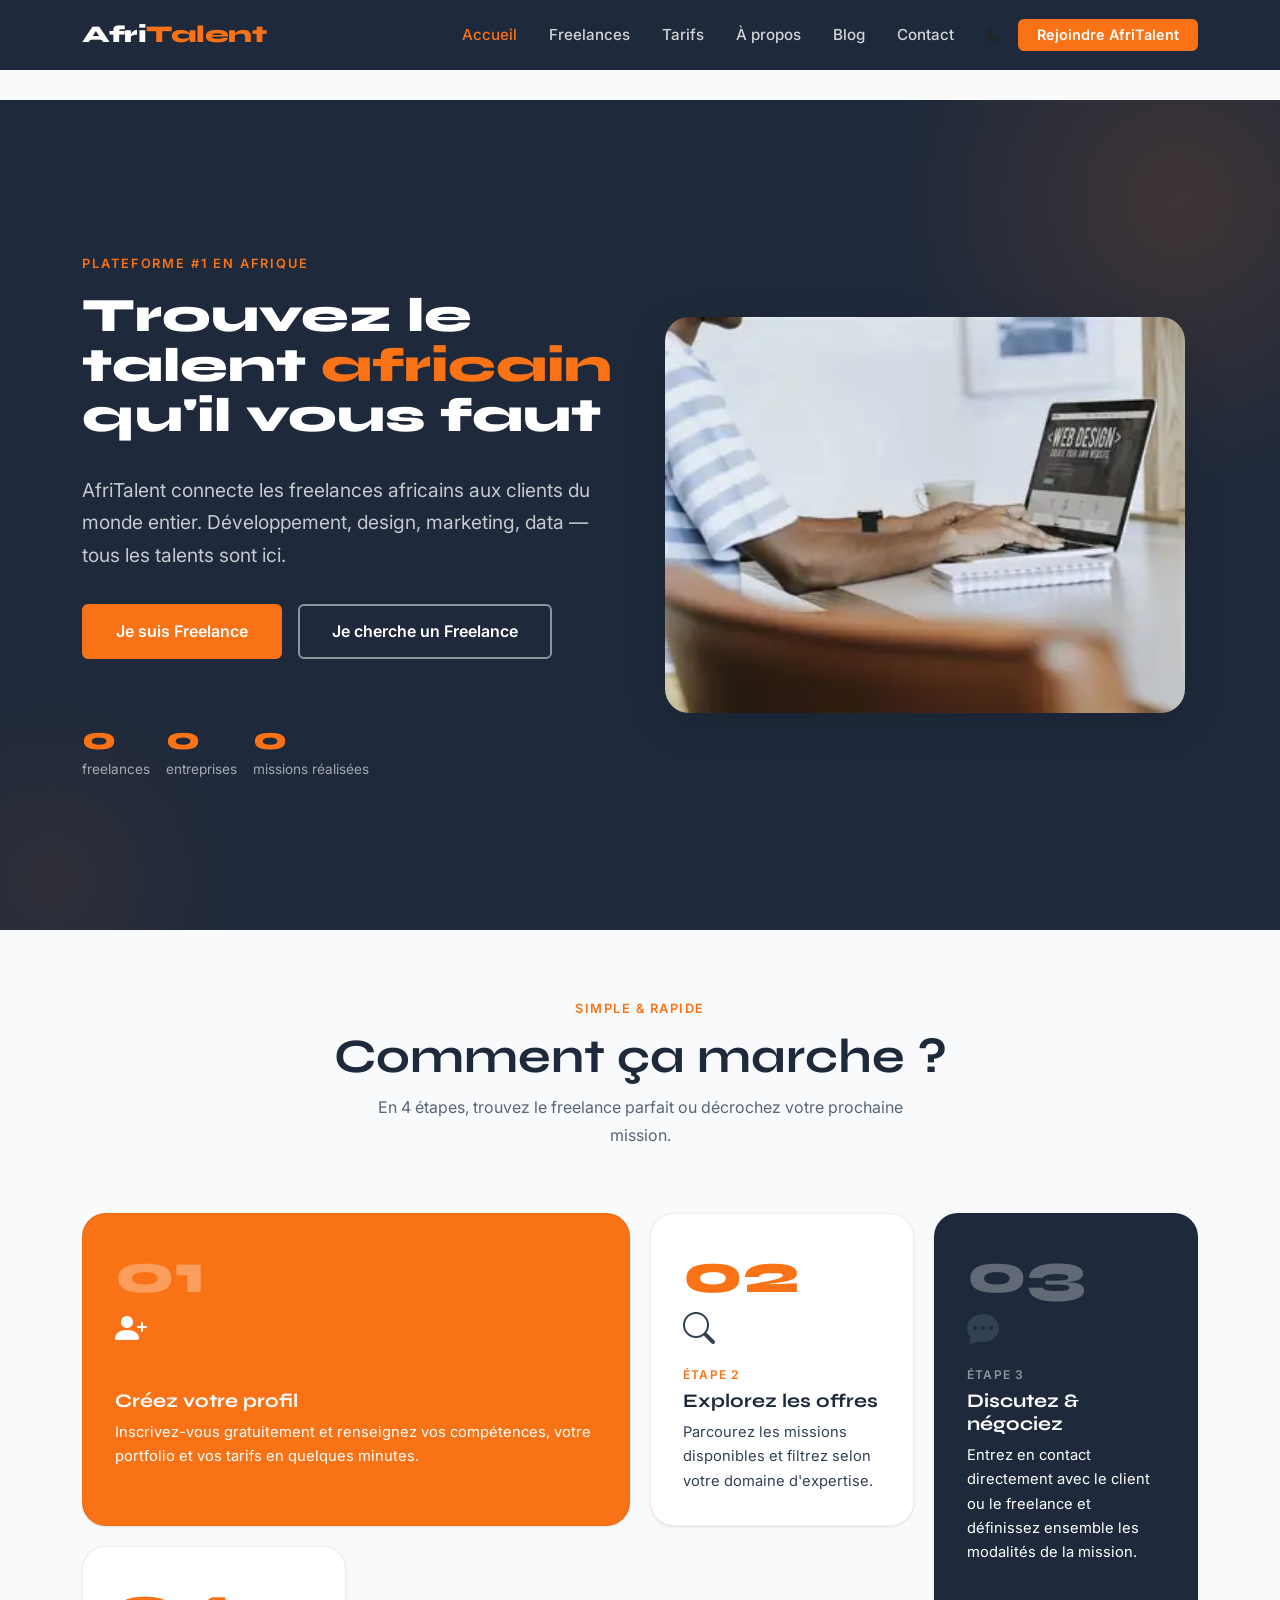
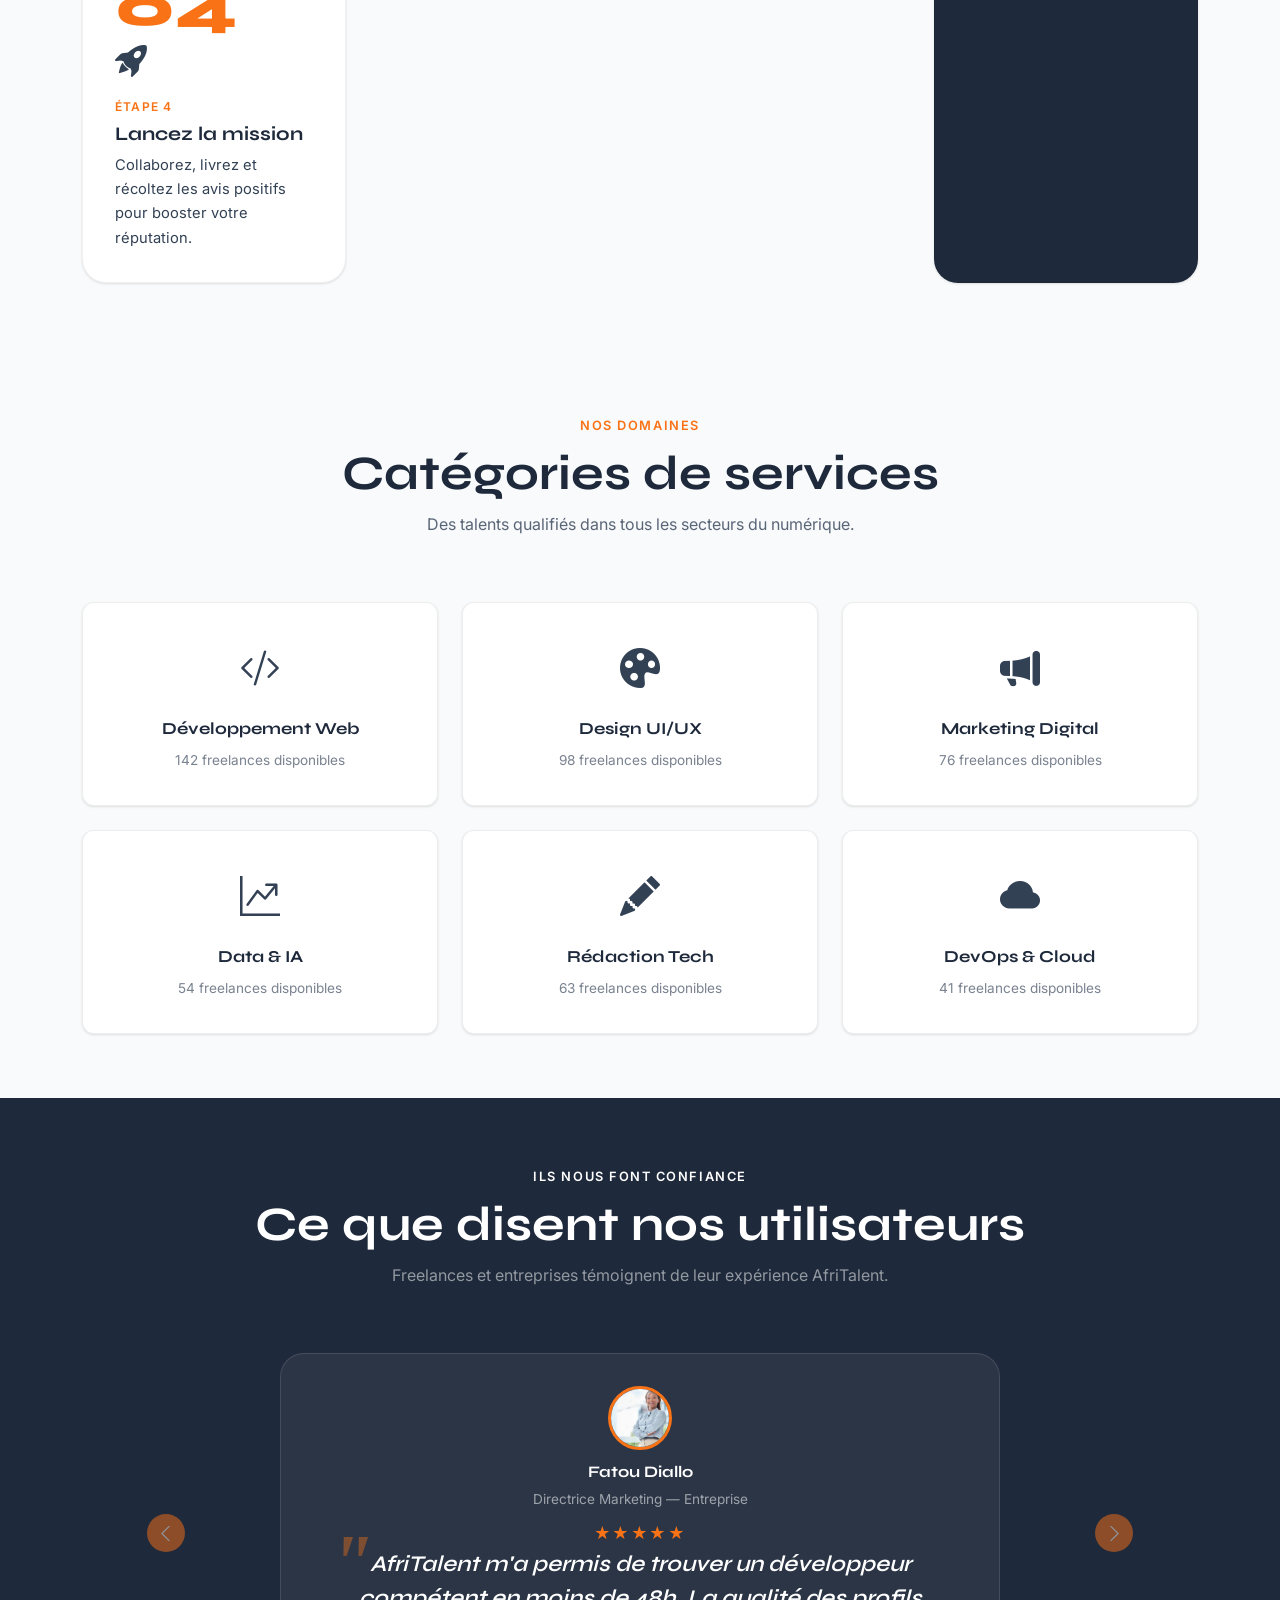
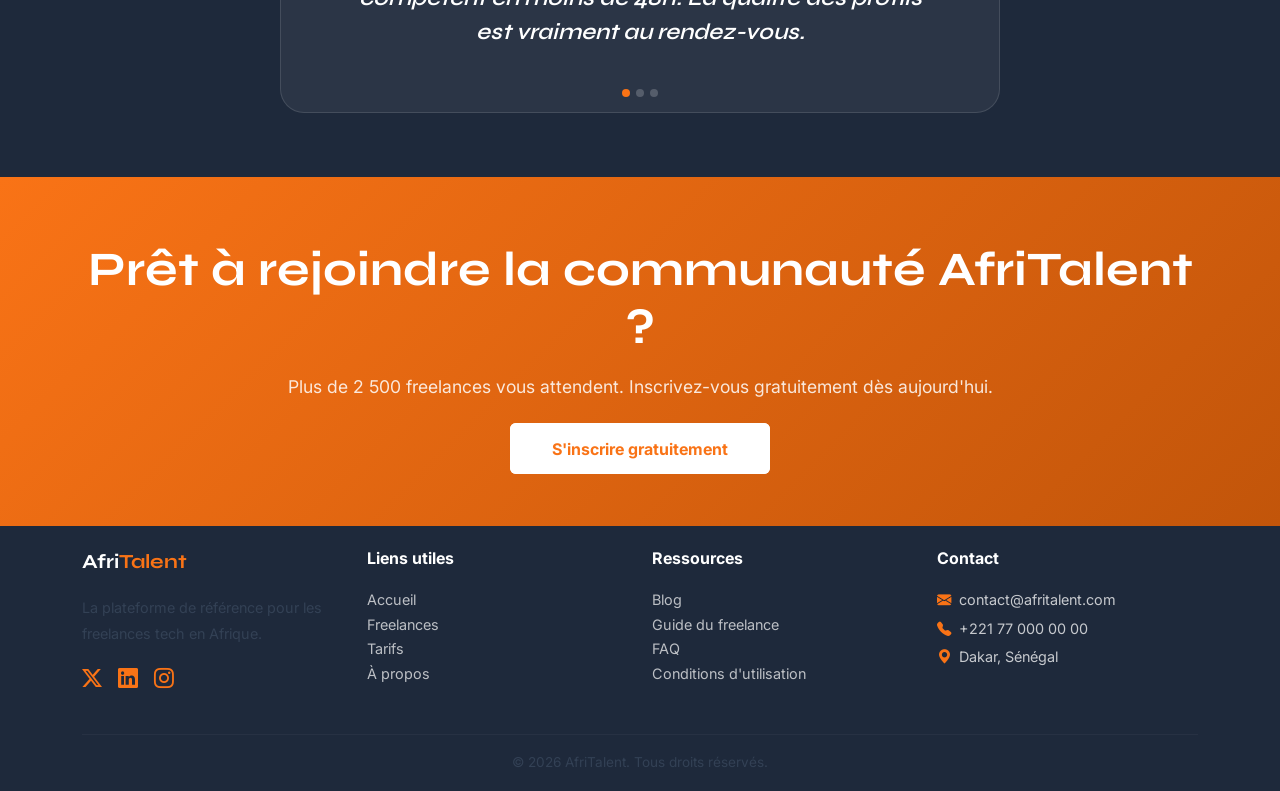
<file: index.html>
<!DOCTYPE html>
<html lang="fr">
<head>
  <meta charset="UTF-8">
  <meta name="viewport" content="width=device-width, initial-scale=1.0">
  <title>AfriTalent — Accueil</title>

  <!-- Bootstrap 5 via CDN : feuille de style -->
  <link href="https://cdn.jsdelivr.net/npm/bootstrap@5.3.0/dist/css/bootstrap.min.css" rel="stylesheet">
  <!-- Bootstrap Icons -->
  <link href="https://cdn.jsdelivr.net/npm/bootstrap-icons@1.11.0/font/bootstrap-icons.css" rel="stylesheet">
  <!-- Feuille de style personnelle -->
  <link rel="stylesheet" href="css/style.css">
</head>
<body>

<!-- ============================================================
     NAVBAR — commune à toutes les pages
     id="main-navbar" ciblé par le JS (scroll + dark mode)
     ============================================================ -->
<header>
  <nav id="main-navbar" class="navbar navbar-expand-lg fixed-top">
    <div class="container">

      <!-- Logo AfriTalent -->
      <a class="navbar-brand" href="index.html">
        Afri<span>Talent</span>
      </a>

      <!-- Bouton hamburger mobile -->
      <button class="navbar-toggler" type="button"
              data-bs-toggle="collapse"
              data-bs-target="#navMenu"
              aria-controls="navMenu"
              aria-expanded="false"
              aria-label="Ouvrir le menu de navigation">
        <span class="navbar-toggler-icon"></span>
      </button>

      <!-- Liens de navigation -->
      <div class="collapse navbar-collapse" id="navMenu">
        <ul class="navbar-nav ms-auto align-items-center">
          <li class="nav-item"><a class="nav-link active" href="index.html">Accueil</a></li>
          <li class="nav-item"><a class="nav-link" href="freelances.html">Freelances</a></li>
          <li class="nav-item"><a class="nav-link" href="tarifs.html">Tarifs</a></li>
          <li class="nav-item"><a class="nav-link" href="about.html">À propos</a></li>
          <li class="nav-item"><a class="nav-link" href="blog.html">Blog</a></li>
          <li class="nav-item"><a class="nav-link" href="contact.html">Contact</a></li>

          <!-- Bouton Dark Mode -->
          <li class="nav-item"> 
            <button id="theme-toggle" class="btn btn-sm ms-2"
                    aria-label="Passer en mode sombre">
              <i class="bi bi-moon-fill" aria-hidden="true"></i>
            </button>
          </li>

          <!-- Bouton CTA -->
          <li class="nav-item">
            <a href="contact.html" class="btn-navbar-cta ms-2">
              Rejoindre AfriTalent
            </a>
          </li>
        </ul>
      </div>

    </div>
  </nav>
</header>



<main>

  <!-- Section Hero -->
  <section id="hero" class="hero fade-in-section">
    <div class="container">
      <div class="row align-items-center">

        <!-- Colonne texte -->
        <div class="col-lg-6 hero-content">
          <span class="hero-label">Plateforme #1 en Afrique</span>
          <h1 class="hero-title">
            Trouvez le talent <span class="highlight">africain</span> qu'il vous faut
          </h1>
          <p class="hero-subtitle">
            AfriTalent connecte les freelances africains aux clients du monde entier.
            Développement, design, marketing, data — tous les talents sont ici.
          </p>
          <div class="hero-cta-group">
            <a href="freelances.html" class="btn-hero-primary">Je suis Freelance</a>
            <a href="freelances.html" class="btn-hero-secondary">Je cherche un Freelance</a>
          </div>

          <!-- Statistiques animées (data-targetpar le JS) -->
          <div class="hero-stats">
            <div class="hero-stat-item">
              <span class="stat-number" data-target="2500">0</span>
              <span class="stat-label">freelances</span>
            </div>
            <div class="hero-stat-item">
              <span class="stat-number" data-target="800">0</span>
              <span class="stat-label">entreprises</span>
            </div>
            <div class="hero-stat-item">
              <span class="stat-number" data-target="12000">0</span>
              <span class="stat-label">missions réalisées</span>
            </div>
          </div>
        </div>

        <!-- Colonne image -->
        <div class="col-lg-6 hero-visual mt-5 mt-lg-0">
          <img src="images/Ordinateur.webp"
               class="hero-image"
               width="520" height="420"
               alt="Freelance travaillant sur ordinateur">
        </div>

      </div>
    </div>
  </section>

  <!-- Section Comment ça marche — Bento Grid -->
  <section id="comment-ca-marche" class="section fade-in-section">
    <div class="container">
      <div class="section-header">
        <span class="section-label">Simple &amp; Rapide</span>
        <h2>Comment ça marche ?</h2>
        <p>En 4 étapes, trouvez le freelance parfait ou décrochez votre prochaine mission.</p>
      </div>

      <div class="bento-grid">

        <!-- Carte large -->
        <div class="bento-card bento-card--wide bento-card--accent">
          <span class="step-number">01</span>
          <span class="step-icon"><i class="bi bi-person-plus-fill" aria-hidden="true"></i></span>
          <span class="step-label">Étape 1</span>
          <h3>Créez votre profil</h3>
          <p>Inscrivez-vous gratuitement et renseignez vos compétences, votre portfolio et vos tarifs en quelques minutes.</p>
        </div>

        <!-- Carte normale -->
        <div class="bento-card">
          <span class="step-number">02</span>
          <span class="step-icon"><i class="bi bi-search" aria-hidden="true"></i></span>
          <span class="step-label">Étape 2</span>
          <h3>Explorez les offres</h3>
          <p>Parcourez les missions disponibles et filtrez selon votre domaine d'expertise.</p>
        </div>

        <!-- Carte haute -->
        <div class="bento-card bento-card--tall bento-card--dark">
          <span class="step-number">03</span>
          <span class="step-icon"><i class="bi bi-chat-dots-fill" aria-hidden="true"></i></span>
          <span class="step-label">Étape 3</span>
          <h3>Discutez &amp; négociez</h3>
          <p>Entrez en contact directement avec le client ou le freelance et définissez ensemble les modalités de la mission.</p>
        </div>

        <!-- Carte normale -->
        <div class="bento-card">
          <span class="step-number">04</span>
          <span class="step-icon"><i class="bi bi-rocket-takeoff-fill" aria-hidden="true"></i></span>
          <span class="step-label">Étape 4</span>
          <h3>Lancez la mission</h3>
          <p>Collaborez, livrez et récoltez les avis positifs pour booster votre réputation.</p>
        </div>

      </div>
    </div>
  </section>

  <!-- Section Catégories de services -->
  <section id="categories" class="section fade-in-section" style="background-color: var(--color-bg);">
    <div class="container">
      <div class="section-header">
        <span class="section-label">Nos domaines</span>
        <h2>Catégories de services</h2>
        <p>Des talents qualifiés dans tous les secteurs du numérique.</p>
      </div>

      <div class="categories-grid">
        <div class="category-card">
          <span class="category-icon"><i class="bi bi-code-slash" aria-hidden="true"></i></span>
          <h3>Développement Web</h3>
          <span class="category-count">142 freelances disponibles</span>
        </div>
        <div class="category-card">
          <span class="category-icon"><i class="bi bi-palette-fill" aria-hidden="true"></i></span>
          <h3>Design UI/UX</h3>
          <span class="category-count">98 freelances disponibles</span>
        </div>
        <div class="category-card">
          <span class="category-icon"><i class="bi bi-megaphone-fill" aria-hidden="true"></i></span>
          <h3>Marketing Digital</h3>
          <span class="category-count">76 freelances disponibles</span>
        </div>
        <div class="category-card">
          <span class="category-icon"><i class="bi bi-graph-up-arrow" aria-hidden="true"></i></span>
          <h3>Data &amp; IA</h3>
          <span class="category-count">54 freelances disponibles</span>
        </div>
        <div class="category-card">
          <span class="category-icon"><i class="bi bi-pencil-fill" aria-hidden="true"></i></span>
          <h3>Rédaction Tech</h3>
          <span class="category-count">63 freelances disponibles</span>
        </div>
        <div class="category-card">
          <span class="category-icon"><i class="bi bi-cloud-fill" aria-hidden="true"></i></span>
          <h3>DevOps &amp; Cloud</h3>
          <span class="category-count">41 freelances disponibles</span>
        </div>
      </div>
    </div>
  </section>

  <!-- Section Témoignages — Carousel Bootstrap -->
  <section id="temoignages" class="testimonials-section fade-in-section">
    <div class="container">
      <div class="section-header">
        <span class="section-label">Ils nous font confiance</span>
        <h2>Ce que disent nos utilisateurs</h2>
        <p>Freelances et entreprises témoignent de leur expérience AfriTalent.</p>
      </div>

      <div id="testimonialCarousel" class="carousel slide testimonials-carousel" data-bs-ride="carousel">

        <div class="carousel-inner">

          <!-- Témoignage 1 -->
          <div class="carousel-item active">
            <div class="testimonial-card">
              <img src="images/Fatou.webp"
                   class="testimonial-avatar"
                   width="64" height="64"
                   alt="Photo de Fatou Diallo">
              <p class="testimonial-name">Fatou Diallo</p>
              <p class="testimonial-role">Directrice Marketing — Entreprise</p>
              <div class="testimonial-stars" aria-label="Note 5 sur 5">★★★★★</div>
              <p class="testimonial-quote">
                AfriTalent m'a permis de trouver un développeur compétent en moins de 48h.
                La qualité des profils est vraiment au rendez-vous.
              </p>
            </div>
          </div>

          <!-- Témoignage 2 -->
          <div class="carousel-item">
            <div class="testimonial-card">
              <img src="images/Moussa.webp"
                   class="testimonial-avatar"
                   width="64" height="64"
                   alt="Photo de Moussa Diop">
              <p class="testimonial-name">Moussa Diop</p>
              <p class="testimonial-role">Développeur Full-Stack — Freelance</p>
              <div class="testimonial-stars" aria-label="Note 5 sur 5">★★★★★</div>
              <p class="testimonial-quote">
                Grâce à AfriTalent, j'ai décroché 3 missions en un mois.
                La plateforme est intuitive et les clients sont sérieux.
              </p>
            </div>
          </div>

          <!-- Témoignage 3 -->
          <div class="carousel-item">
            <div class="testimonial-card">
              <img src="images/sophie freelance.jpg"
                   class="testimonial-avatar"
                   width="64" height="64"
                   alt="Photo de Sophie">
              <p class="testimonial-name">Sophie</p>
              <p class="testimonial-role">Designer UI/UX — Freelance</p>
              <div class="testimonial-stars" aria-label="Note 4 sur 5">★★★★☆</div>
              <p class="testimonial-quote">
                La meilleure plateforme pour les créatifs africains.
                J'ai pu construire mon portfolio et attirer des clients internationaux.
              </p>
            </div>
          </div>

        </div><!-- /.carousel-inner -->

        <!-- Contrôles prev/next -->
        <button class="carousel-control-prev" type="button" data-bs-target="#testimonialCarousel" data-bs-slide="prev">
          <span class="carousel-control-prev-icon" aria-hidden="true"></span>
          <span class="visually-hidden">Précédent</span>
        </button>
        <button class="carousel-control-next" type="button" data-bs-target="#testimonialCarousel" data-bs-slide="next">
          <span class="carousel-control-next-icon" aria-hidden="true"></span>
          <span class="visually-hidden">Suivant</span>
        </button>

        <!-- Indicateurs -->
        <div class="carousel-indicators">
          <button type="button" data-bs-target="#testimonialCarousel" data-bs-slide-to="0" class="active" aria-current="true" aria-label="Témoignage 1"></button>
          <button type="button" data-bs-target="#testimonialCarousel" data-bs-slide-to="1" aria-label="Témoignage 2"></button>
          <button type="button" data-bs-target="#testimonialCarousel" data-bs-slide-to="2" aria-label="Témoignage 3"></button>
        </div>

      </div><!-- /#testimonialCarousel -->
    </div>
  </section>

  <!-- Section CTA -->
  <section id="cta" class="cta-section fade-in-section">
    <div class="container">
      <h2>Prêt à rejoindre la communauté AfriTalent ?</h2>
      <p>Plus de 2 500 freelances vous attendent. Inscrivez-vous gratuitement dès aujourd'hui.</p>
      <a href="contact.html" class="btn-cta-white">S'inscrire gratuitement</a>
    </div>
  </section>

</main>

<!-- ============================================================
     FOOTER
     ============================================================ -->
<footer class="pt-5 pb-3" style="background-color: var(--color-secondary); color: rgba(255,255,255,0.75);">
  <div class="container">
    <div class="row gy-4">

      <!-- Colonne 1 : AfriTalent -->
      <div class="col-lg-3 col-md-6">
        <p class="fw-bold fs-5" style="font-family: var(--font-heading); color: #fff;">
          Afri<span style="color: var(--color-primary);">Talent</span>
        </p>
        <p style="font-size: 0.9rem;">
          La plateforme de référence pour les freelances tech en Afrique.
        </p>
        <div class="d-flex gap-3 mt-2">
          <a href="#" aria-label="Twitter"><i class="bi bi-twitter-x fs-5" style="color: var(--color-primary);"></i></a>
          <a href="#" aria-label="LinkedIn"><i class="bi bi-linkedin fs-5" style="color: var(--color-primary);"></i></a>
          <a href="#" aria-label="Instagram"><i class="bi bi-instagram fs-5" style="color: var(--color-primary);"></i></a>
        </div>
      </div>

      <!-- Colonne 2 : Liens utiles -->
      <div class="col-lg-3 col-md-6">
        <p class="fw-bold" style="color: #fff;">Liens utiles</p>
        <ul class="list-unstyled" style="font-size: 0.9rem;">
          <li><a href="index.html" style="color: rgba(255,255,255,0.7);">Accueil</a></li>
          <li><a href="freelances.html" style="color: rgba(255,255,255,0.7);">Freelances</a></li>
          <li><a href="tarifs.html" style="color: rgba(255,255,255,0.7);">Tarifs</a></li>
          <li><a href="about.html" style="color: rgba(255,255,255,0.7);">À propos</a></li>
        </ul>
      </div>

      <!-- Colonne 3 : Ressources -->
      <div class="col-lg-3 col-md-6">
        <p class="fw-bold" style="color: #fff;">Ressources</p>
        <ul class="list-unstyled" style="font-size: 0.9rem;">
          <li><a href="blog.html" style="color: rgba(255,255,255,0.7);">Blog</a></li>
          <li><a href="#" style="color: rgba(255,255,255,0.7);">Guide du freelance</a></li>
          <li><a href="#" style="color: rgba(255,255,255,0.7);">FAQ</a></li>
          <li><a href="#" style="color: rgba(255,255,255,0.7);">Conditions d'utilisation</a></li>
        </ul>
      </div>

      <!-- Colonne 4 : Contact -->
      <div class="col-lg-3 col-md-6">
        <p class="fw-bold" style="color: #fff;">Contact</p>
        <ul class="list-unstyled" style="font-size: 0.9rem;">
          <li><i class="bi bi-envelope-fill me-2" style="color: var(--color-primary);"></i>contact@afritalent.com</li>
          <li class="mt-1"><i class="bi bi-telephone-fill me-2" style="color: var(--color-primary);"></i>+221 77 000 00 00</li>
          <li class="mt-1"><i class="bi bi-geo-alt-fill me-2" style="color: var(--color-primary);"></i>Dakar, Sénégal</li>
        </ul>
      </div>

    </div><!-- /.row -->

    <hr style="border-color: rgba(255,255,255,0.15); margin-top: 2rem;">

    <!-- Copyright avec année dynamique via JS -->
    <p class="text-center mb-0" style="font-size: 0.85rem;">
      &copy; <span id="year"></span> AfriTalent. Tous droits réservés.
    </p>

  </div>
</footer>

<!-- Bouton retour en haut -->
<button id="back-to-top" aria-label="Retour en haut de la page">
  <i class="bi bi-arrow-up" aria-hidden="true"></i>
</button>

<!-- Bootstrap 5 via CDN : script JavaScript -->
<script src="https://cdn.jsdelivr.net/npm/bootstrap@5.3.0/dist/js/bootstrap.bundle.min.js"></script>
<!-- Script JavaScript personnel -->
<script src="js/main.js"></script>
<!-- Année dynamique dans le footer -->
<script>
  document.getElementById('year').textContent = new Date().getFullYear();
</script>

</body>
</html>
</file>
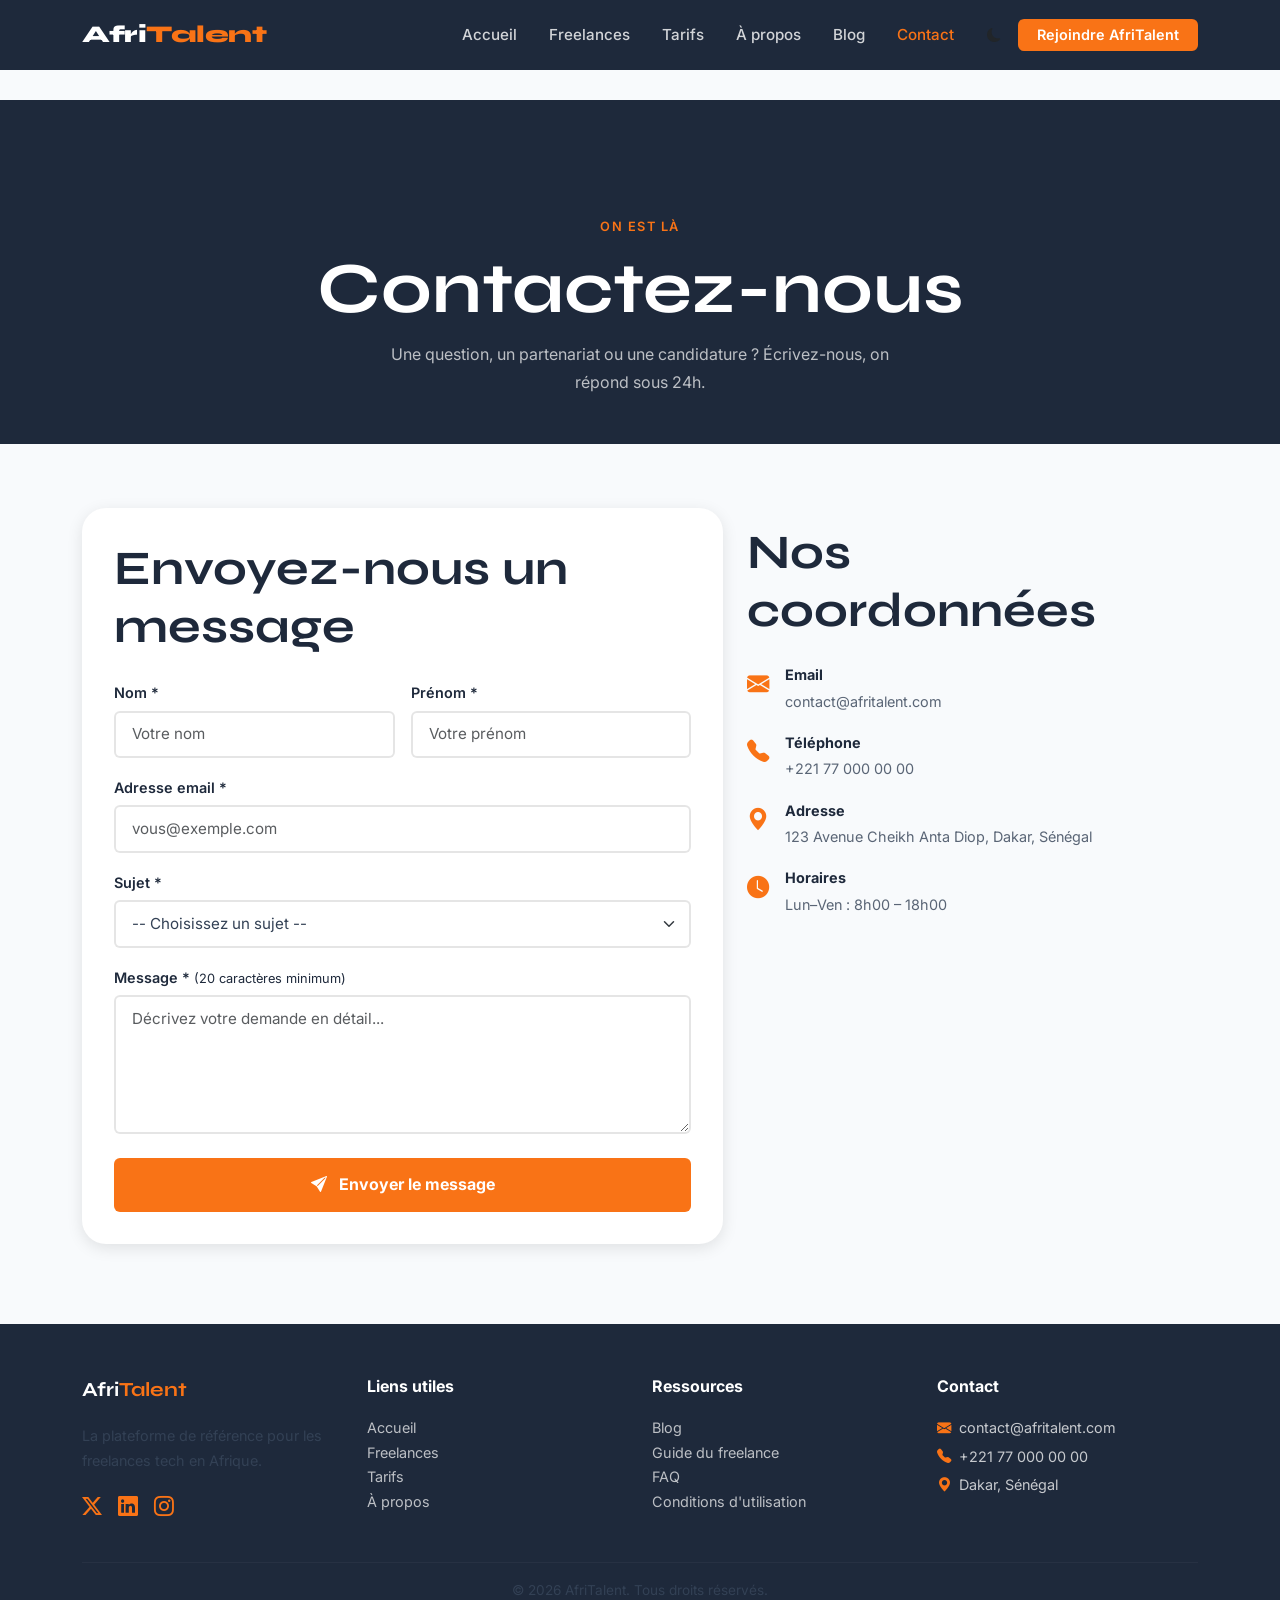
<file: contact.html>
<!DOCTYPE html>
<html lang="fr">
<head>
  <meta charset="UTF-8">
  <meta name="viewport" content="width=device-width, initial-scale=1.0">
  <title>AfriTalent — Contact</title>

  <!-- Bootstrap 5 via CDN : feuille de style -->
  <link href="https://cdn.jsdelivr.net/npm/bootstrap@5.3.0/dist/css/bootstrap.min.css" rel="stylesheet">
  <!-- Bootstrap Icons -->
  <link href="https://cdn.jsdelivr.net/npm/bootstrap-icons@1.11.0/font/bootstrap-icons.css" rel="stylesheet">
  <!-- Feuille de style personnelle -->
  <link rel="stylesheet" href="css/style.css">
</head>
<body>

<!-- ============================================================
     NAVBAR — identique sur toutes les pages
     ============================================================ -->
<header>
  <nav id="main-navbar" class="navbar navbar-expand-lg fixed-top">
    <div class="container">

      <!-- Logo -->
      <a class="navbar-brand" href="index.html">
        Afri<span>Talent</span>
      </a>

      <!-- Bouton hamburger mobile -->
      <button class="navbar-toggler" type="button"
              data-bs-toggle="collapse"
              data-bs-target="#navMenu"
              aria-controls="navMenu"
              aria-expanded="false"
              aria-label="Ouvrir le menu de navigation">
        <span class="navbar-toggler-icon"></span>
      </button>

      <!-- Liens de navigation -->
      <div class="collapse navbar-collapse" id="navMenu">
        <ul class="navbar-nav ms-auto align-items-center">
          <li class="nav-item"><a class="nav-link" href="index.html">Accueil</a></li>
          <li class="nav-item"><a class="nav-link" href="freelances.html">Freelances</a></li>
          <li class="nav-item"><a class="nav-link" href="tarifs.html">Tarifs</a></li>
          <li class="nav-item"><a class="nav-link" href="about.html">À propos</a></li>
          <li class="nav-item"><a class="nav-link" href="blog.html">Blog</a></li>
          <li class="nav-item"><a class="nav-link active" href="contact.html">Contact</a></li>

          <!-- Bouton Dark Mode -->
          <li class="nav-item">
            <button id="theme-toggle" class="btn btn-sm ms-2"
                    aria-label="Passer en mode sombre">
              <i class="bi bi-moon-fill" aria-hidden="true"></i>
            </button>
          </li>

          <!-- Bouton CTA -->
          <li class="nav-item">
            <a href="contact.html" class="btn-navbar-cta ms-2">
              Rejoindre AfriTalent
            </a>
          </li>
        </ul>
      </div>

    </div>
  </nav>
</header>

<!-- ============================================================
     CONTENU PRINCIPAL
     ============================================================ -->
<main>

  <!-- En-tête de la page Contact -->
  <section class="section fade-in-section" style="background-color: var(--color-secondary); padding-top: 7rem; padding-bottom: 3rem;">
    <div class="container text-center">
      <span class="section-label">On est là</span>
      <h1 style="color: #fff; font-family: var(--font-heading);">Contactez-nous</h1>
      <p style="color: rgba(255,255,255,0.7); max-width: 500px; margin: 0 auto;">
        Une question, un partenariat ou une candidature ? Écrivez-nous, on répond sous 24h.
      </p>
    </div>
  </section>

  <!-- Formulaire + Infos de contact -->
  <section class="section fade-in-section">
    <div class="container">
      <div class="row gy-5">

        <!-- Colonne formulaire -->
        <div class="col-lg-7">
          <div class="contact-form-wrapper">
            <h2 style="font-family: var(--font-heading); margin-bottom: 1.5rem;">Envoyez-nous un message</h2>

            <!-- Message de succès (caché par défaut avec d-none) -->
            <div id="form-success" class="d-none" role="alert">
              <i class="bi bi-check-circle-fill me-2"></i>
              Message envoyé avec succès ! Nous vous répondrons sous 24h.
            </div>

            <!-- Formulaire de contact -->
            <!-- id="contact-form" ciblé par la validation JS -->
            <form id="contact-form" novalidate>

              <!-- Ligne Nom + Prénom -->
              <div class="row g-3 mb-3">
                <div class="col-md-6">
                  <label for="contact-nom" class="form-label">Nom *</label>
                  <input type="text"
                         id="contact-nom"
                         class="form-control"
                         placeholder="Votre nom"
                         autocomplete="family-name">
                </div>
                <div class="col-md-6">
                  <label for="contact-prenom" class="form-label">Prénom *</label>
                  <input type="text"
                         id="contact-prenom"
                         class="form-control"
                         placeholder="Votre prénom"
                         autocomplete="given-name">
                </div>
              </div>

              <!-- Email -->
              <div class="mb-3">
                <label for="contact-email" class="form-label">Adresse email *</label>
                <input type="email"
                       id="contact-email"
                       class="form-control"
                       placeholder="vous@exemple.com"
                       autocomplete="email">
              </div>

              <!-- Sujet -->
              <div class="mb-3">
                <label for="contact-sujet" class="form-label">Sujet *</label>
                <select id="contact-sujet" class="form-select">
                  <option value="">-- Choisissez un sujet --</option>
                  <option value="question">Question générale</option>
                  <option value="partenariat">Partenariat</option>
                  <option value="candidature">Candidature freelance</option>
                  <option value="reclamation">Réclamation</option>
                  <option value="autre">Autre</option>
                </select>
              </div>

              <!-- Message -->
              <div class="mb-4">
                <label for="contact-message" class="form-label">Message * <span style="font-weight:400; font-size:0.8rem;">(20 caractères minimum)</span></label>
                <textarea id="contact-message"
                          class="form-control"
                          rows="5"
                          placeholder="Décrivez votre demande en détail..."></textarea>
              </div>

              <!-- Bouton d'envoi -->
              <button type="submit" class="btn-contact-submit">
                <i class="bi bi-send-fill me-2" aria-hidden="true"></i>
                Envoyer le message
              </button>

            </form>
          </div>
        </div>

        <!-- Colonne informations de contact -->
        <div class="col-lg-5">
          <div class="contact-info">
            <h2 style="font-family: var(--font-heading); margin-bottom: 1.5rem;">Nos coordonnées</h2>

            <div class="contact-info-item">
              <i class="bi bi-envelope-fill contact-info-icon" aria-hidden="true"></i>
              <div class="contact-info-text">
                <strong>Email</strong>
                <span>contact@afritalent.com</span>
              </div>
            </div>

            <div class="contact-info-item">
              <i class="bi bi-telephone-fill contact-info-icon" aria-hidden="true"></i>
              <div class="contact-info-text">
                <strong>Téléphone</strong>
                <span>+221 77 000 00 00</span>
              </div>
            </div>

            <div class="contact-info-item">
              <i class="bi bi-geo-alt-fill contact-info-icon" aria-hidden="true"></i>
              <div class="contact-info-text">
                <strong>Adresse</strong>
                <span>123 Avenue Cheikh Anta Diop, Dakar, Sénégal</span>
              </div>
            </div>

            <div class="contact-info-item">
              <i class="bi bi-clock-fill contact-info-icon" aria-hidden="true"></i>
              <div class="contact-info-text">
                <strong>Horaires</strong>
                <span>Lun–Ven : 8h00 – 18h00</span>
              </div>
            </div>

            <!-- Carte Google Maps -->
            <div class="contact-map">
              <iframe
                src="https://www.google.com/maps/embed?pb=!1m18!1m12!1m3!1d3859.123!2d-17.4676!3d14.7167!2m3!1f0!2f0!3f0!3m2!1i1024!2i768!4f13.1!3m3!1m2!1s0x0%3A0x0!2zMTTCsDQzJzAwLjEiTiAxN8KwMjgnMDMuNCJX!5e0!3m2!1sfr!2ssn!4v1234567890"
                title="Localisation AfriTalent sur Google Maps"
                allowfullscreen=""
                loading="lazy"
                referrerpolicy="no-referrer-when-downgrade">
              </iframe>
            </div>

          </div>
        </div>

      </div><!-- /.row -->
    </div>
  </section>

</main>

<!-- ============================================================
     FOOTER — identique sur toutes les pages
     ============================================================ -->
<footer class="pt-5 pb-3" style="background-color: var(--color-secondary); color: rgba(255,255,255,0.75);">
  <div class="container">
    <div class="row gy-4">

      <div class="col-lg-3 col-md-6">
        <p class="fw-bold fs-5" style="font-family: var(--font-heading); color: #fff;">
          Afri<span style="color: var(--color-primary);">Talent</span>
        </p>
        <p style="font-size: 0.9rem;">La plateforme de référence pour les freelances tech en Afrique.</p>
        <div class="d-flex gap-3 mt-2">
          <a href="#" aria-label="Twitter"><i class="bi bi-twitter-x fs-5" style="color: var(--color-primary);"></i></a>
          <a href="#" aria-label="LinkedIn"><i class="bi bi-linkedin fs-5" style="color: var(--color-primary);"></i></a>
          <a href="#" aria-label="Instagram"><i class="bi bi-instagram fs-5" style="color: var(--color-primary);"></i></a>
        </div>
      </div>

      <div class="col-lg-3 col-md-6">
        <p class="fw-bold" style="color: #fff;">Liens utiles</p>
        <ul class="list-unstyled" style="font-size: 0.9rem;">
          <li><a href="index.html" style="color: rgba(255,255,255,0.7);">Accueil</a></li>
          <li><a href="freelances.html" style="color: rgba(255,255,255,0.7);">Freelances</a></li>
          <li><a href="tarifs.html" style="color: rgba(255,255,255,0.7);">Tarifs</a></li>
          <li><a href="about.html" style="color: rgba(255,255,255,0.7);">À propos</a></li>
        </ul>
      </div>

      <div class="col-lg-3 col-md-6">
        <p class="fw-bold" style="color: #fff;">Ressources</p>
        <ul class="list-unstyled" style="font-size: 0.9rem;">
          <li><a href="blog.html" style="color: rgba(255,255,255,0.7);">Blog</a></li>
          <li><a href="#" style="color: rgba(255,255,255,0.7);">Guide du freelance</a></li>
          <li><a href="#" style="color: rgba(255,255,255,0.7);">FAQ</a></li>
          <li><a href="#" style="color: rgba(255,255,255,0.7);">Conditions d'utilisation</a></li>
        </ul>
      </div>

      <div class="col-lg-3 col-md-6">
        <p class="fw-bold" style="color: #fff;">Contact</p>
        <ul class="list-unstyled" style="font-size: 0.9rem;">
          <li><i class="bi bi-envelope-fill me-2" style="color: var(--color-primary);"></i>contact@afritalent.com</li>
          <li class="mt-1"><i class="bi bi-telephone-fill me-2" style="color: var(--color-primary);"></i>+221 77 000 00 00</li>
          <li class="mt-1"><i class="bi bi-geo-alt-fill me-2" style="color: var(--color-primary);"></i>Dakar, Sénégal</li>
        </ul>
      </div>

    </div>

    <hr style="border-color: rgba(255,255,255,0.15); margin-top: 2rem;">
    <p class="text-center mb-0" style="font-size: 0.85rem;">
      &copy; <span id="year"></span> AfriTalent. Tous droits réservés.
    </p>
  </div>
</footer>

<!-- Bouton retour en haut -->
<button id="back-to-top" aria-label="Retour en haut de la page">
  <i class="bi bi-arrow-up" aria-hidden="true"></i>
</button>

<!-- Bootstrap 5 via CDN : script JavaScript -->
<script src="https://cdn.jsdelivr.net/npm/bootstrap@5.3.0/dist/js/bootstrap.bundle.min.js"></script>
<!-- Script JavaScript personnel -->
<script src="js/main.js"></script>
<!-- Année dynamique dans le footer -->
<script>
  document.getElementById('year').textContent = new Date().getFullYear();
</script>

</body>
</html>
</file>
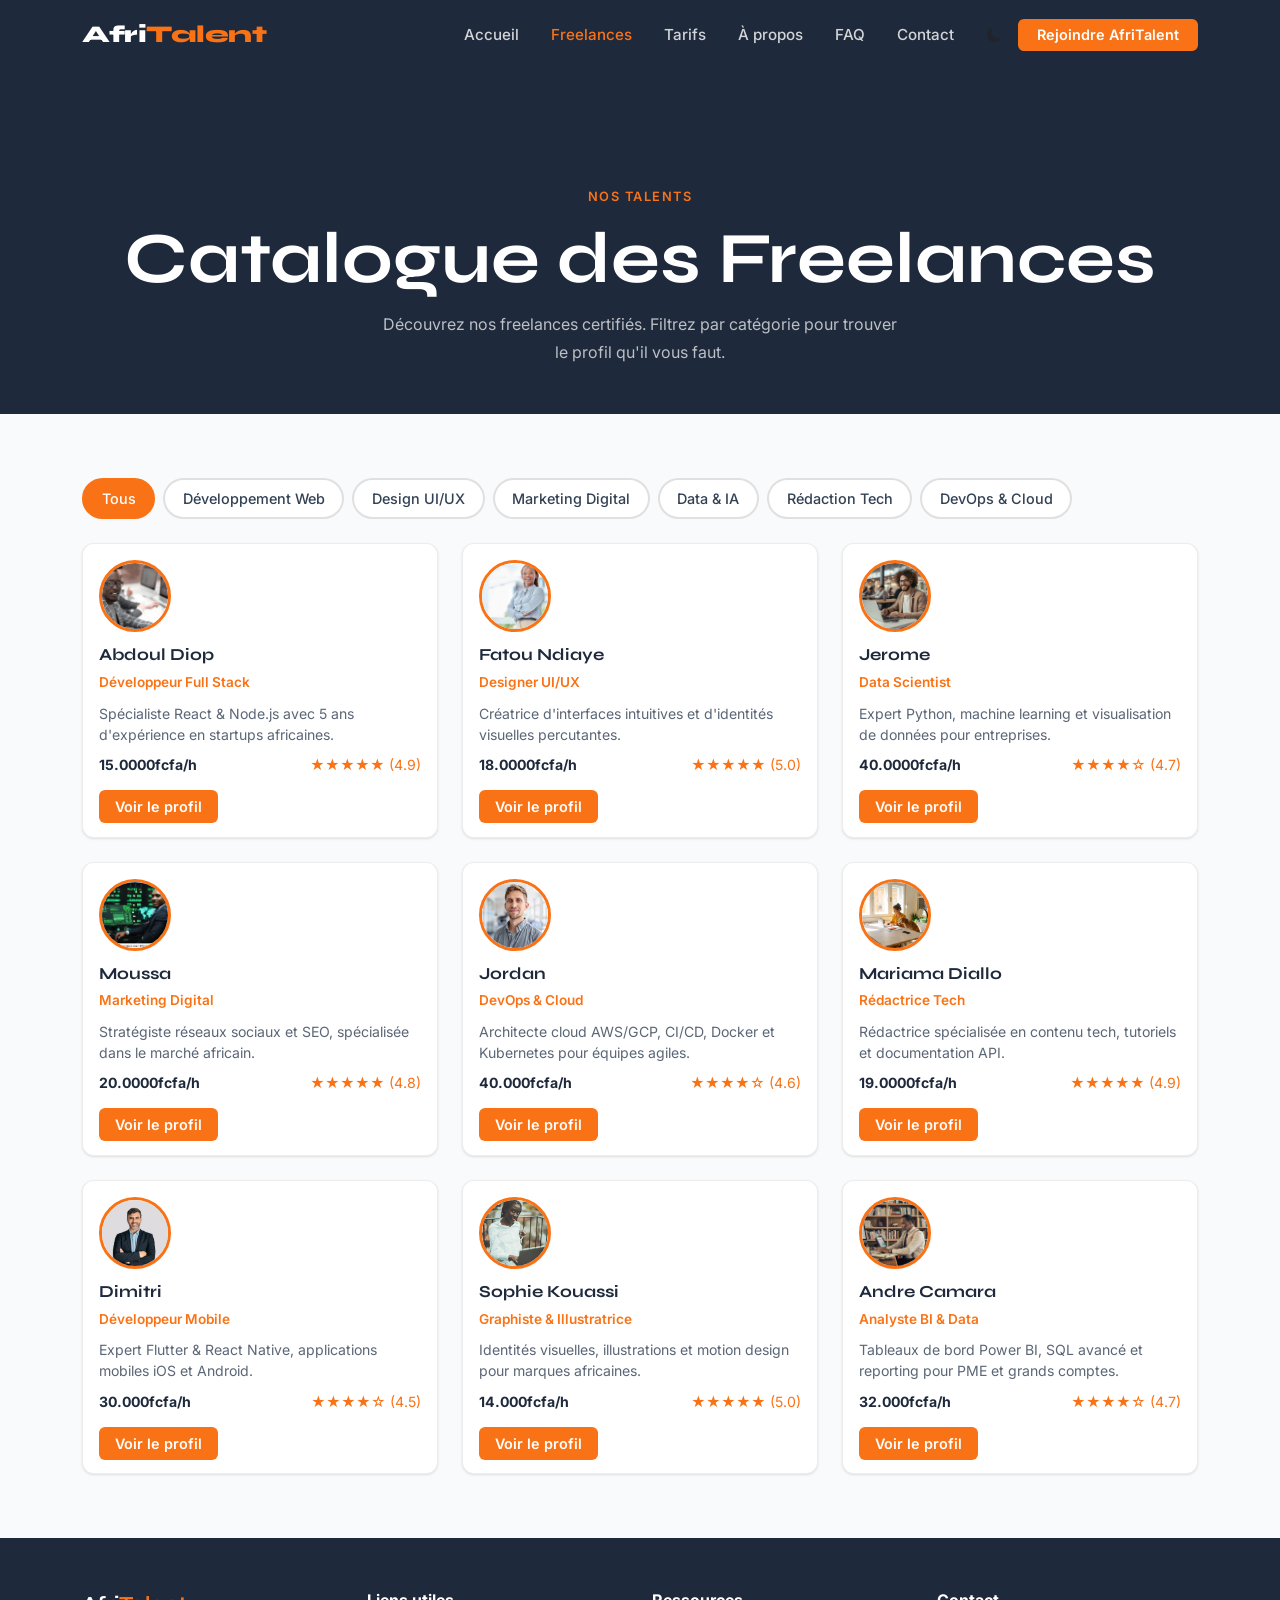
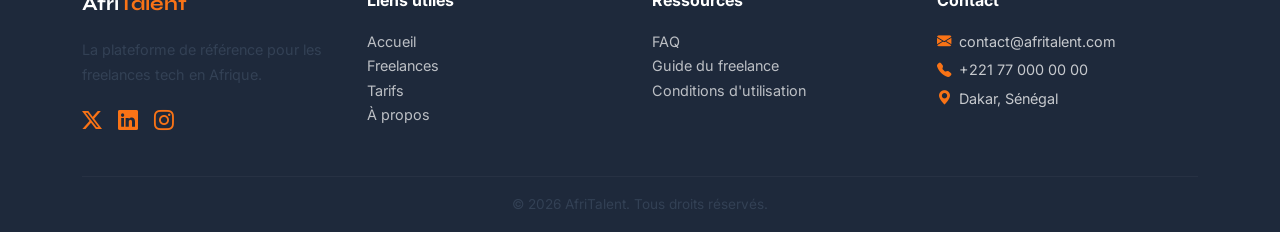
<file: freelances.html>
<!DOCTYPE html>
<html lang="fr">
<head>
  <meta charset="UTF-8">
  <meta name="viewport" content="width=device-width, initial-scale=1.0">
  <title>AfriTalent — Freelances</title>
  <link href="https://cdn.jsdelivr.net/npm/bootstrap@5.3.0/dist/css/bootstrap.min.css" rel="stylesheet">
  <link href="https://cdn.jsdelivr.net/npm/bootstrap-icons@1.11.0/font/bootstrap-icons.css" rel="stylesheet">
  <link rel="stylesheet" href="css/style.css">
</head>
<body>
 
<header>
  <nav id="main-navbar" class="navbar navbar-expand-lg fixed-top">
    <div class="container">
      <a class="navbar-brand" href="index.html">Afri<span>Talent</span></a>
      <button class="navbar-toggler" type="button"
              data-bs-toggle="collapse" data-bs-target="#navMenu"
              aria-controls="navMenu" aria-expanded="false"
              aria-label="Ouvrir le menu de navigation">
        <span class="navbar-toggler-icon"></span>
      </button>
      <div class="collapse navbar-collapse" id="navMenu">
        <ul class="navbar-nav ms-auto align-items-center">
          <li class="nav-item"><a class="nav-link" href="index.html">Accueil</a></li>
          <li class="nav-item"><a class="nav-link active" href="freelances.html">Freelances</a></li>
          <li class="nav-item"><a class="nav-link" href="tarifs.html">Tarifs</a></li>
          <li class="nav-item"><a class="nav-link" href="about.html">À propos</a></li>
          <li class="nav-item"><a class="nav-link" href="tarifs.html#faq">FAQ</a></li>
          <li class="nav-item"><a class="nav-link" href="contact.html">Contact</a></li>
          <li class="nav-item">
            <button id="theme-toggle" class="btn btn-sm ms-2" aria-label="Passer en mode sombre">
              <i class="bi bi-moon-fill" aria-hidden="true"></i>
            </button>
          </li>
          <li class="nav-item">
            <a href="contact.html" class="btn-navbar-cta ms-2">Rejoindre AfriTalent</a>
          </li>
        </ul>
      </div>
    </div>
  </nav>
</header>
 
<main>
 
  <!-- En-tête de page -->
  <section class="section" style="background-color: var(--color-secondary); padding-top: 7rem; padding-bottom: 3rem;">
    <div class="container text-center">
      <span class="section-label">Nos talents</span>
      <h1 style="color: #fff; font-family: var(--font-heading);">Catalogue des Freelances</h1>
      <p style="color: rgba(255,255,255,0.7); max-width: 520px; margin: 0 auto;">
        Découvrez nos freelances certifiés. Filtrez par catégorie pour trouver le profil qu'il vous faut.
      </p>
    </div>
  </section>
 
  <!-- Barre de filtres + grille -->
  <section class="section">
    <div class="container">
 
      <!-- Barre de filtres — id="filter-bar" ciblé par le JS -->
      <div id="filter-bar" class="mb-4">
        <button data-filter="all" class="active">Tous</button>
        <button data-filter="dev">Développement Web</button>
        <button data-filter="design">Design UI/UX</button>
        <button data-filter="marketing">Marketing Digital</button>
        <button data-filter="data">Data &amp; IA</button>
        <button data-filter="redaction">Rédaction Tech</button>
        <button data-filter="devops">DevOps &amp; Cloud</button>
      </div>
 
      <!-- Grille des freelances -->
      <!-- data-category ciblé par le JS pour le filtrage -->
      <div class="freelances-grid">
 
        <!-- Freelance 1 -->
        <div class="freelance-card" data-category="dev">
          <img src="images/abdoul.webp" class="freelance-avatar" width="72" height="72" alt="Photo de Abdoul Diop">
          <p class="freelance-name">Abdoul Diop</p>
          <p class="freelance-specialty">Développeur Full Stack</p>
          <p class="freelance-bio">Spécialiste React & Node.js avec 5 ans d'expérience en startups africaines.</p>
          <div class="freelance-meta">
            <span class="freelance-rate">15.0000fcfa/h</span>
            <span class="freelance-rating">★★★★★ (4.9)</span>
          </div>
          <a href="#" class="btn-freelance">Voir le profil</a>
        </div>
 
        <!-- Freelance 2 -->
        <div class="freelance-card" data-category="design">
          <img src="images/Fatou.webp" class="freelance-avatar" width="72" height="72" alt="Photo de Fatou Ndiaye">
          <p class="freelance-name">Fatou Ndiaye</p>
          <p class="freelance-specialty">Designer UI/UX</p>
          <p class="freelance-bio">Créatrice d'interfaces intuitives et d'identités visuelles percutantes.</p>
          <div class="freelance-meta">
            <span class="freelance-rate">18.0000fcfa/h</span>
            <span class="freelance-rating">★★★★★ (5.0)</span>
          </div>
          <a href="#" class="btn-freelance">Voir le profil</a>
        </div>
 
        <!-- Freelance 3 -->
        <div class="freelance-card" data-category="data">
          <img src="images/Jerome Frrelance.webp" class="freelance-avatar" width="72" height="72" alt="Photo de Jerome">
          <p class="freelance-name">Jerome</p>
          <p class="freelance-specialty">Data Scientist</p>
          <p class="freelance-bio">Expert Python, machine learning et visualisation de données pour entreprises.</p>
          <div class="freelance-meta">
            <span class="freelance-rate">40.0000fcfa/h</span>
            <span class="freelance-rating">★★★★☆ (4.7)</span>
          </div>
          <a href="#" class="btn-freelance">Voir le profil</a>
        </div>
 
        <!-- Freelance 4 -->
        <div class="freelance-card" data-category="marketing">
          <img src="images/Moussa.webp" class="freelance-avatar" width="72" height="72" alt="Photo de Moussa">
          <p class="freelance-name">Moussa</p>
          <p class="freelance-specialty">Marketing Digital</p>
          <p class="freelance-bio">Stratégiste réseaux sociaux et SEO, spécialisée dans le marché africain.</p>
          <div class="freelance-meta">
            <span class="freelance-rate">20.0000fcfa/h</span>
            <span class="freelance-rating">★★★★★ (4.8)</span>
          </div>
          <a href="#" class="btn-freelance">Voir le profil</a>
        </div>
 
        <!-- Freelance 5 -->
        <div class="freelance-card" data-category="devops">
          <img src="images/web designer.jpg" class="freelance-avatar" width="72" height="72" alt="Photo de Jordan">
          <p class="freelance-name">Jordan</p>
          <p class="freelance-specialty">DevOps & Cloud</p>
          <p class="freelance-bio">Architecte cloud AWS/GCP, CI/CD, Docker et Kubernetes pour équipes agiles.</p>
          <div class="freelance-meta">
            <span class="freelance-rate">40.000fcfa/h</span>
            <span class="freelance-rating">★★★★☆ (4.6)</span>
          </div>
          <a href="#" class="btn-freelance">Voir le profil</a>
        </div>
 
        <!-- Freelance 6 -->
        <div class="freelance-card" data-category="redaction">
          <img src="images/Travailleur en remote.jpg" class="freelance-avatar" width="72" height="72" alt="Photo de Mariama Diallo">
          <p class="freelance-name">Mariama Diallo</p>
          <p class="freelance-specialty">Rédactrice Tech</p>
          <p class="freelance-bio">Rédactrice spécialisée en contenu tech, tutoriels et documentation API.</p>
          <div class="freelance-meta">
            <span class="freelance-rate">19.0000fcfa/h</span>
            <span class="freelance-rating">★★★★★ (4.9)</span>
          </div>
          <a href="#" class="btn-freelance">Voir le profil</a>
        </div>
 
        <!-- Freelance 7 -->
        <div class="freelance-card" data-category="dev">
          <img src="images/software engeener.jpg" class="freelance-avatar" width="72" height="72" alt="Photo de Dimitri">
          <p class="freelance-name">Dimitri</p>
          <p class="freelance-specialty">Développeur Mobile</p>
          <p class="freelance-bio">Expert Flutter & React Native, applications mobiles iOS et Android.</p>
          <div class="freelance-meta">
            <span class="freelance-rate">30.000fcfa/h</span>
            <span class="freelance-rating">★★★★☆ (4.5)</span>
          </div>
          <a href="#" class="btn-freelance">Voir le profil</a>
        </div>
 
        <!-- Freelance 8 -->
        <div class="freelance-card" data-category="design">
          <img src="images/sophie freelance.jpg" class="freelance-avatar" width="72" height="72" alt="Photo de Sophie Kouassi">
          <p class="freelance-name">Sophie Kouassi</p>
          <p class="freelance-specialty">Graphiste & Illustratrice</p>
          <p class="freelance-bio">Identités visuelles, illustrations et motion design pour marques africaines.</p>
          <div class="freelance-meta">
            <span class="freelance-rate">14.000fcfa/h</span>
            <span class="freelance-rating">★★★★★ (5.0)</span>
          </div>
          <a href="#" class="btn-freelance">Voir le profil</a>
        </div>
 
        <!-- Freelance 9 -->
        <div class="freelance-card" data-category="data">
          <img src="images/andre freelance.webp" class="freelance-avatar" width="72" height="72" alt="Photo de Andre Camara">
          <p class="freelance-name">Andre Camara</p>
          <p class="freelance-specialty">Analyste BI & Data</p>
          <p class="freelance-bio">Tableaux de bord Power BI, SQL avancé et reporting pour PME et grands comptes.</p>
          <div class="freelance-meta">
            <span class="freelance-rate">32.000fcfa/h</span>
            <span class="freelance-rating">★★★★☆ (4.7)</span>
          </div>
          <a href="#" class="btn-freelance">Voir le profil</a>
        </div>
 
      </div><!-- /.freelances-grid -->
    </div>
  </section>
 
</main>
 
<footer class="pt-5 pb-3" style="background-color: var(--color-secondary); color: rgba(255,255,255,0.75);">
  <div class="container">
    <div class="row gy-4">
      <div class="col-lg-3 col-md-6">
        <p class="fw-bold fs-5" style="font-family: var(--font-heading); color: #fff;">Afri<span style="color: var(--color-primary);">Talent</span></p>
        <p style="font-size: 0.9rem;">La plateforme de référence pour les freelances tech en Afrique.</p>
        <div class="d-flex gap-3 mt-2">
          <a href="#" aria-label="Twitter"><i class="bi bi-twitter-x fs-5" style="color: var(--color-primary);"></i></a>
          <a href="#" aria-label="LinkedIn"><i class="bi bi-linkedin fs-5" style="color: var(--color-primary);"></i></a>
          <a href="#" aria-label="Instagram"><i class="bi bi-instagram fs-5" style="color: var(--color-primary);"></i></a>
        </div>
      </div>
      <div class="col-lg-3 col-md-6">
        <p class="fw-bold" style="color: #fff;">Liens utiles</p>
        <ul class="list-unstyled" style="font-size: 0.9rem;">
          <li><a href="index.html" style="color: rgba(255,255,255,0.7);">Accueil</a></li>
          <li><a href="freelances.html" style="color: rgba(255,255,255,0.7);">Freelances</a></li>
          <li><a href="tarifs.html" style="color: rgba(255,255,255,0.7);">Tarifs</a></li>
          <li><a href="about.html" style="color: rgba(255,255,255,0.7);">À propos</a></li>
        </ul>
      </div>
      <div class="col-lg-3 col-md-6">
        <p class="fw-bold" style="color: #fff;">Ressources</p>
        <ul class="list-unstyled" style="font-size: 0.9rem;">
          <li><a href="tarifs.html#faq" style="color: rgba(255,255,255,0.7);">FAQ</a></li>
          <li><a href="#" style="color: rgba(255,255,255,0.7);">Guide du freelance</a></li>
          <li><a href="#" style="color: rgba(255,255,255,0.7);">Conditions d'utilisation</a></li>
        </ul>
      </div>
      <div class="col-lg-3 col-md-6">
        <p class="fw-bold" style="color: #fff;">Contact</p>
        <ul class="list-unstyled" style="font-size: 0.9rem;">
          <li><i class="bi bi-envelope-fill me-2" style="color: var(--color-primary);"></i>contact@afritalent.com</li>
          <li class="mt-1"><i class="bi bi-telephone-fill me-2" style="color: var(--color-primary);"></i>+221 77 000 00 00</li>
          <li class="mt-1"><i class="bi bi-geo-alt-fill me-2" style="color: var(--color-primary);"></i>Dakar, Sénégal</li>
        </ul>
      </div>
    </div>
    <hr style="border-color: rgba(255,255,255,0.15); margin-top: 2rem;">
    <p class="text-center mb-0" style="font-size: 0.85rem;">&copy; <span id="year"></span> AfriTalent. Tous droits réservés.</p>
  </div>
</footer>
 
<button id="back-to-top" aria-label="Retour en haut de la page">
  <i class="bi bi-arrow-up" aria-hidden="true"></i>
</button>
 
<script src="https://cdn.jsdelivr.net/npm/bootstrap@5.3.0/dist/js/bootstrap.bundle.min.js"></script>
<script src="js/main.js"></script>
<script>document.getElementById('year').textContent = new Date().getFullYear();</script>
</body>
</html>
</file>
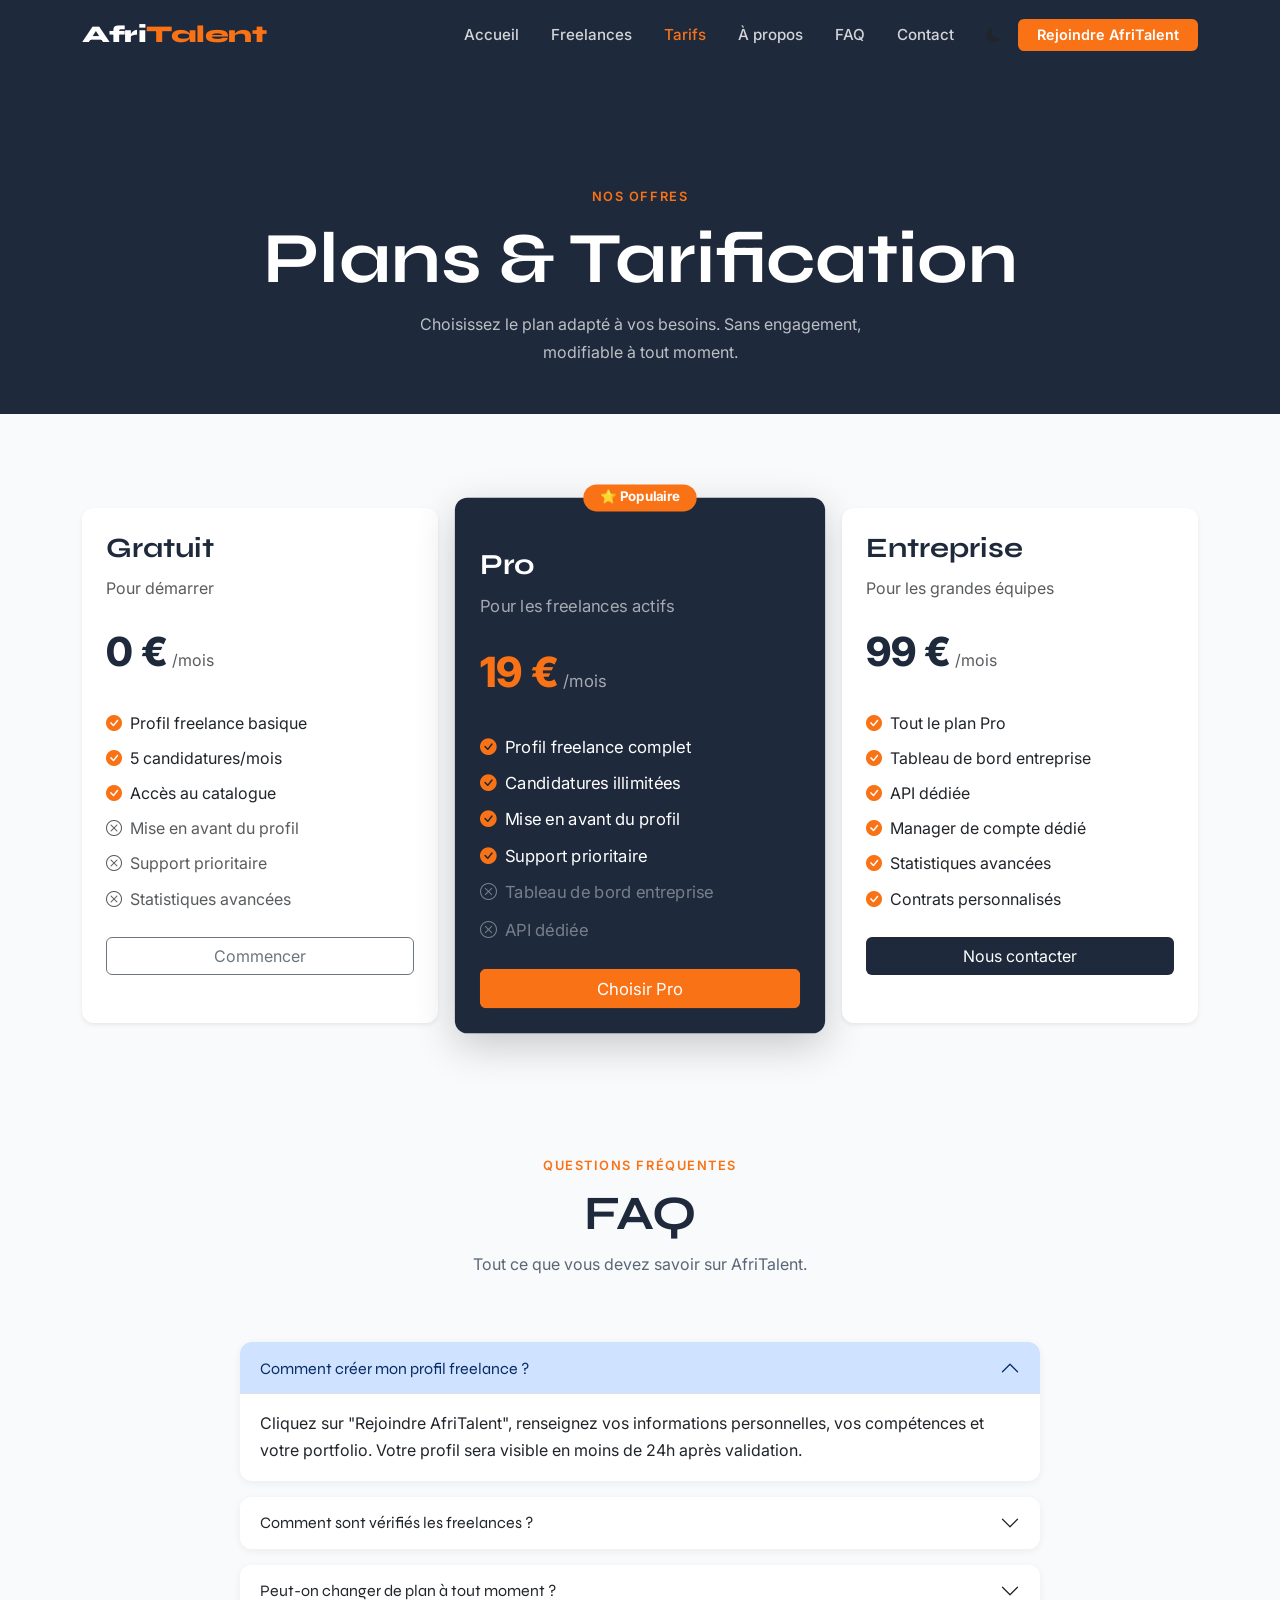
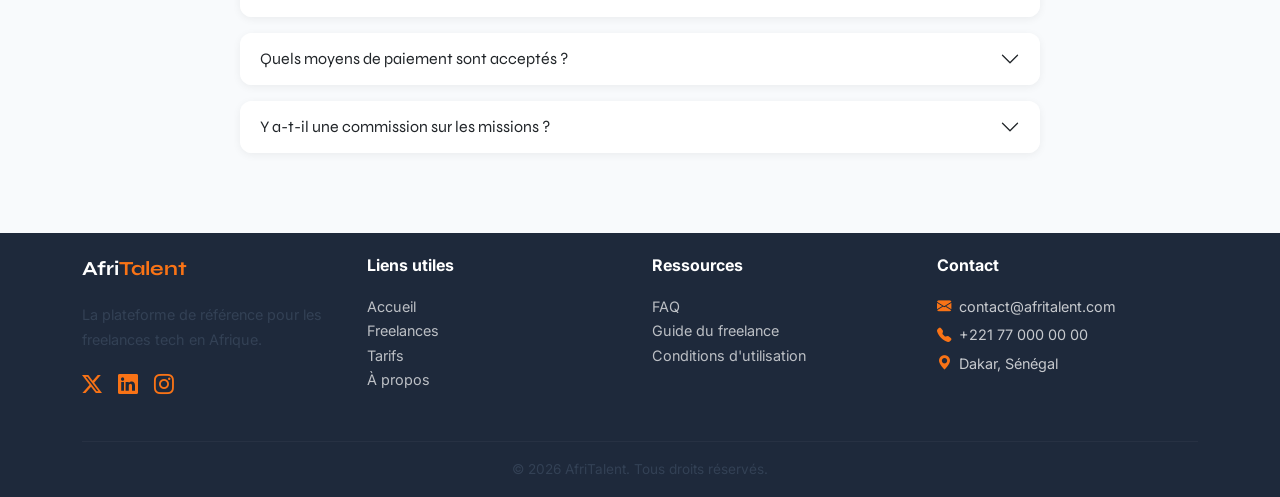
<file: tarifs.html>
<!DOCTYPE html>
<html lang="fr">
<head>
  <meta charset="UTF-8">
  <meta name="viewport" content="width=device-width, initial-scale=1.0">
  <title>AfriTalent — Tarifs</title>
  <link href="https://cdn.jsdelivr.net/npm/bootstrap@5.3.0/dist/css/bootstrap.min.css" rel="stylesheet">
  <link href="https://cdn.jsdelivr.net/npm/bootstrap-icons@1.11.0/font/bootstrap-icons.css" rel="stylesheet">
  <link rel="stylesheet" href="css/style.css">
</head>
<body>
 
<header>
  <nav id="main-navbar" class="navbar navbar-expand-lg fixed-top">
    <div class="container">
      <a class="navbar-brand" href="index.html">Afri<span>Talent</span></a>
      <button class="navbar-toggler" type="button"
              data-bs-toggle="collapse" data-bs-target="#navMenu"
              aria-controls="navMenu" aria-expanded="false"
              aria-label="Ouvrir le menu de navigation">
        <span class="navbar-toggler-icon"></span>
      </button>
      <div class="collapse navbar-collapse" id="navMenu">
        <ul class="navbar-nav ms-auto align-items-center">
          <li class="nav-item"><a class="nav-link" href="index.html">Accueil</a></li>
          <li class="nav-item"><a class="nav-link" href="freelances.html">Freelances</a></li>
          <li class="nav-item"><a class="nav-link active" href="tarifs.html">Tarifs</a></li>
          <li class="nav-item"><a class="nav-link" href="about.html">À propos</a></li>
          <li class="nav-item"><a class="nav-link" href="tarifs.html#faq">FAQ</a></li>
          <li class="nav-item"><a class="nav-link" href="contact.html">Contact</a></li>
          <li class="nav-item">
            <button id="theme-toggle" class="btn btn-sm ms-2" aria-label="Passer en mode sombre">
              <i class="bi bi-moon-fill" aria-hidden="true"></i>
            </button>
          </li>
          <li class="nav-item">
            <a href="contact.html" class="btn-navbar-cta ms-2">Rejoindre AfriTalent</a>
          </li>
        </ul>
      </div>
    </div>
  </nav>
</header>
 
<main>
 
  <!-- En-tête -->
  <section class="section" style="background-color: var(--color-secondary); padding-top: 7rem; padding-bottom: 3rem;">
    <div class="container text-center">
      <span class="section-label">Nos offres</span>
      <h1 style="color: #fff; font-family: var(--font-heading);">Plans & Tarification</h1>
      <p style="color: rgba(255,255,255,0.7); max-width: 500px; margin: 0 auto;">
        Choisissez le plan adapté à vos besoins. Sans engagement, modifiable à tout moment.
      </p>
    </div>
  </section>
 
  <!-- Plans tarifaires -->
  <section class="section fade-in-section">
    <div class="container">
      <div class="row gy-4 justify-content-center">
 
        <!-- Plan Gratuit -->
        <div class="col-lg-4 col-md-6">
          <div class="card h-100 border-0 shadow-sm" style="border-radius: var(--radius-md);">
            <div class="card-body p-4">
              <h3 style="font-family: var(--font-heading); color: var(--color-secondary);">Gratuit</h3>
              <p class="text-muted mb-3">Pour démarrer</p>
              <div class="mb-4">
                <span style="font-size: 2.5rem; font-weight: 800; color: var(--color-secondary);">0 €</span>
                <span class="text-muted">/mois</span>
              </div>
              <ul class="list-unstyled mb-4">
                <li class="mb-2"><i class="bi bi-check-circle-fill me-2" style="color: var(--color-primary);"></i>Profil freelance basique</li>
                <li class="mb-2"><i class="bi bi-check-circle-fill me-2" style="color: var(--color-primary);"></i>5 candidatures/mois</li>
                <li class="mb-2"><i class="bi bi-check-circle-fill me-2" style="color: var(--color-primary);"></i>Accès au catalogue</li>
                <li class="mb-2 text-muted"><i class="bi bi-x-circle me-2"></i>Mise en avant du profil</li>
                <li class="mb-2 text-muted"><i class="bi bi-x-circle me-2"></i>Support prioritaire</li>
                <li class="mb-2 text-muted"><i class="bi bi-x-circle me-2"></i>Statistiques avancées</li>
              </ul>
              <a href="contact.html" class="btn btn-outline-secondary w-100" style="border-radius: var(--radius-sm);">Commencer</a>
            </div>
          </div>
        </div>
 
        <!-- Plan Pro — mis en avant -->
        <div class="col-lg-4 col-md-6">
          <div class="card h-100 border-0 position-relative"
               style="border-radius: var(--radius-md); background-color: var(--color-secondary); transform: scale(1.04); box-shadow: 0 12px 40px rgba(0,0,0,0.2);">
            <!-- Badge Populaire -->
            <span class="position-absolute top-0 start-50 translate-middle badge"
                  style="background-color: var(--color-primary); border-radius: 99px; padding: 0.4rem 1rem; font-size: 0.8rem;">
              ⭐ Populaire
            </span>
            <div class="card-body p-4 pt-5">
              <h3 style="font-family: var(--font-heading); color: #fff;">Pro</h3>
              <p style="color: rgba(255,255,255,0.6);" class="mb-3">Pour les freelances actifs</p>
              <div class="mb-4">
                <span style="font-size: 2.5rem; font-weight: 800; color: var(--color-primary);">19 €</span>
                <span style="color: rgba(255,255,255,0.6);">/mois</span>
              </div>
              <ul class="list-unstyled mb-4">
                <li class="mb-2" style="color: #fff;"><i class="bi bi-check-circle-fill me-2" style="color: var(--color-primary);"></i>Profil freelance complet</li>
                <li class="mb-2" style="color: #fff;"><i class="bi bi-check-circle-fill me-2" style="color: var(--color-primary);"></i>Candidatures illimitées</li>
                <li class="mb-2" style="color: #fff;"><i class="bi bi-check-circle-fill me-2" style="color: var(--color-primary);"></i>Mise en avant du profil</li>
                <li class="mb-2" style="color: #fff;"><i class="bi bi-check-circle-fill me-2" style="color: var(--color-primary);"></i>Support prioritaire</li>
                <li class="mb-2" style="color: rgba(255,255,255,0.4);"><i class="bi bi-x-circle me-2"></i>Tableau de bord entreprise</li>
                <li class="mb-2" style="color: rgba(255,255,255,0.4);"><i class="bi bi-x-circle me-2"></i>API dédiée</li>
              </ul>
              <a href="contact.html" class="btn w-100" style="background-color: var(--color-primary); color: #fff; border-radius: var(--radius-sm);">Choisir Pro</a>
            </div>
          </div>
        </div>
 
        <!-- Plan Entreprise -->
        <div class="col-lg-4 col-md-6">
          <div class="card h-100 border-0 shadow-sm" style="border-radius: var(--radius-md);">
            <div class="card-body p-4">
              <h3 style="font-family: var(--font-heading); color: var(--color-secondary);">Entreprise</h3>
              <p class="text-muted mb-3">Pour les grandes équipes</p>
              <div class="mb-4">
                <span style="font-size: 2.5rem; font-weight: 800; color: var(--color-secondary);">99 €</span>
                <span class="text-muted">/mois</span>
              </div>
              <ul class="list-unstyled mb-4">
                <li class="mb-2"><i class="bi bi-check-circle-fill me-2" style="color: var(--color-primary);"></i>Tout le plan Pro</li>
                <li class="mb-2"><i class="bi bi-check-circle-fill me-2" style="color: var(--color-primary);"></i>Tableau de bord entreprise</li>
                <li class="mb-2"><i class="bi bi-check-circle-fill me-2" style="color: var(--color-primary);"></i>API dédiée</li>
                <li class="mb-2"><i class="bi bi-check-circle-fill me-2" style="color: var(--color-primary);"></i>Manager de compte dédié</li>
                <li class="mb-2"><i class="bi bi-check-circle-fill me-2" style="color: var(--color-primary);"></i>Statistiques avancées</li>
                <li class="mb-2"><i class="bi bi-check-circle-fill me-2" style="color: var(--color-primary);"></i>Contrats personnalisés</li>
              </ul>
              <a href="contact.html" class="btn w-100" style="background-color: var(--color-secondary); color: #fff; border-radius: var(--radius-sm);">Nous contacter</a>
            </div>
          </div>
        </div>
 
      </div>
    </div>
  </section>
 
  <!-- FAQ Accordion Bootstrap -->
  <section id="faq" class="section fade-in-section" style="background-color: var(--color-bg);">
    <div class="container">
      <div class="section-header">
        <span class="section-label">Questions fréquentes</span>
        <h2>FAQ</h2>
        <p>Tout ce que vous devez savoir sur AfriTalent.</p>
      </div>
 
      <!-- id="faqAccordion" requis par Bootstrap pour l'ouverture/fermeture -->
      <div class="accordion" id="faqAccordion" style="max-width: 800px; margin: 0 auto;">
 
        <div class="accordion-item border-0 mb-3" style="border-radius: var(--radius-md); overflow: hidden; box-shadow: 0 2px 8px rgba(0,0,0,0.06);">
          <h2 class="accordion-header">
            <button class="accordion-button" type="button" data-bs-toggle="collapse" data-bs-target="#faq1" aria-expanded="true">
              Comment créer mon profil freelance ?
            </button>
          </h2>
          <div id="faq1" class="accordion-collapse collapse show" data-bs-parent="#faqAccordion">
            <div class="accordion-body">
              Cliquez sur "Rejoindre AfriTalent", renseignez vos informations personnelles, vos compétences et votre portfolio. Votre profil sera visible en moins de 24h après validation.
            </div>
          </div>
        </div>
 
        <div class="accordion-item border-0 mb-3" style="border-radius: var(--radius-md); overflow: hidden; box-shadow: 0 2px 8px rgba(0,0,0,0.06);">
          <h2 class="accordion-header">
            <button class="accordion-button collapsed" type="button" data-bs-toggle="collapse" data-bs-target="#faq2" aria-expanded="false">
              Comment sont vérifiés les freelances ?
            </button>
          </h2>
          <div id="faq2" class="accordion-collapse collapse" data-bs-parent="#faqAccordion">
            <div class="accordion-body">
              Chaque profil est vérifié manuellement par notre équipe. Nous contrôlons les compétences, les références et le portfolio avant de valider un compte. Les freelances certifiés affichent un badge de confiance.
            </div>
          </div>
        </div>
 
        <div class="accordion-item border-0 mb-3" style="border-radius: var(--radius-md); overflow: hidden; box-shadow: 0 2px 8px rgba(0,0,0,0.06);">
          <h2 class="accordion-header">
            <button class="accordion-button collapsed" type="button" data-bs-toggle="collapse" data-bs-target="#faq3" aria-expanded="false">
              Peut-on changer de plan à tout moment ?
            </button>
          </h2>
          <div id="faq3" class="accordion-collapse collapse" data-bs-parent="#faqAccordion">
            <div class="accordion-body">
              Oui, vous pouvez passer d'un plan à un autre à tout moment depuis votre espace personnel. Le changement prend effet immédiatement et la facturation est ajustée au prorata.
            </div>
          </div>
        </div>
 
        <div class="accordion-item border-0 mb-3" style="border-radius: var(--radius-md); overflow: hidden; box-shadow: 0 2px 8px rgba(0,0,0,0.06);">
          <h2 class="accordion-header">
            <button class="accordion-button collapsed" type="button" data-bs-toggle="collapse" data-bs-target="#faq4" aria-expanded="false">
              Quels moyens de paiement sont acceptés ?
            </button>
          </h2>
          <div id="faq4" class="accordion-collapse collapse" data-bs-parent="#faqAccordion">
            <div class="accordion-body">
              AfriTalent accepte les cartes bancaires (Visa, Mastercard), les virements bancaires, ainsi que les paiements mobiles populaires en Afrique (Orange Money, Wave, MTN Mobile Money).
            </div>
          </div>
        </div>
 
        <div class="accordion-item border-0 mb-3" style="border-radius: var(--radius-md); overflow: hidden; box-shadow: 0 2px 8px rgba(0,0,0,0.06);">
          <h2 class="accordion-header">
            <button class="accordion-button collapsed" type="button" data-bs-toggle="collapse" data-bs-target="#faq5" aria-expanded="false">
              Y a-t-il une commission sur les missions ?
            </button>
          </h2>
          <div id="faq5" class="accordion-collapse collapse" data-bs-parent="#faqAccordion">
            <div class="accordion-body">
              Pour le plan Gratuit, une commission de 10% est prélevée sur chaque mission. Les plans Pro et Entreprise bénéficient d'une commission réduite à 5%, incluse dans l'abonnement mensuel.
            </div>
          </div>
        </div>
 
      </div>
    </div>
  </section>
 
</main>
 
<footer class="pt-5 pb-3" style="background-color: var(--color-secondary); color: rgba(255,255,255,0.75);">
  <div class="container">
    <div class="row gy-4">
      <div class="col-lg-3 col-md-6">
        <p class="fw-bold fs-5" style="font-family: var(--font-heading); color: #fff;">Afri<span style="color: var(--color-primary);">Talent</span></p>
        <p style="font-size: 0.9rem;">La plateforme de référence pour les freelances tech en Afrique.</p>
        <div class="d-flex gap-3 mt-2">
          <a href="#" aria-label="Twitter"><i class="bi bi-twitter-x fs-5" style="color: var(--color-primary);"></i></a>
          <a href="#" aria-label="LinkedIn"><i class="bi bi-linkedin fs-5" style="color: var(--color-primary);"></i></a>
          <a href="#" aria-label="Instagram"><i class="bi bi-instagram fs-5" style="color: var(--color-primary);"></i></a>
        </div>
      </div>
      <div class="col-lg-3 col-md-6">
        <p class="fw-bold" style="color: #fff;">Liens utiles</p>
        <ul class="list-unstyled" style="font-size: 0.9rem;">
          <li><a href="index.html" style="color: rgba(255,255,255,0.7);">Accueil</a></li>
          <li><a href="freelances.html" style="color: rgba(255,255,255,0.7);">Freelances</a></li>
          <li><a href="tarifs.html" style="color: rgba(255,255,255,0.7);">Tarifs</a></li>
          <li><a href="about.html" style="color: rgba(255,255,255,0.7);">À propos</a></li>
        </ul>
      </div>
      <div class="col-lg-3 col-md-6">
        <p class="fw-bold" style="color: #fff;">Ressources</p>
        <ul class="list-unstyled" style="font-size: 0.9rem;">
          <li><a href="tarifs.html#faq" style="color: rgba(255,255,255,0.7);">FAQ</a></li>
          <li><a href="#" style="color: rgba(255,255,255,0.7);">Guide du freelance</a></li>
          <li><a href="#" style="color: rgba(255,255,255,0.7);">Conditions d'utilisation</a></li>
        </ul>
      </div>
      <div class="col-lg-3 col-md-6">
        <p class="fw-bold" style="color: #fff;">Contact</p>
        <ul class="list-unstyled" style="font-size: 0.9rem;">
          <li><i class="bi bi-envelope-fill me-2" style="color: var(--color-primary);"></i>contact@afritalent.com</li>
          <li class="mt-1"><i class="bi bi-telephone-fill me-2" style="color: var(--color-primary);"></i>+221 77 000 00 00</li>
          <li class="mt-1"><i class="bi bi-geo-alt-fill me-2" style="color: var(--color-primary);"></i>Dakar, Sénégal</li>
        </ul>
      </div>
    </div>
    <hr style="border-color: rgba(255,255,255,0.15); margin-top: 2rem;">
    <p class="text-center mb-0" style="font-size: 0.85rem;">&copy; <span id="year"></span> AfriTalent. Tous droits réservés.</p>
  </div>
</footer>
 
<button id="back-to-top" aria-label="Retour en haut de la page">
  <i class="bi bi-arrow-up" aria-hidden="true"></i>
</button>
 
<script src="https://cdn.jsdelivr.net/npm/bootstrap@5.3.0/dist/js/bootstrap.bundle.min.js"></script>
<script src="js/main.js"></script>
<script>document.getElementById('year').textContent = new Date().getFullYear();</script>
</body>
</html>
</file>
<file: css/style.css>
@import url('https://fonts.googleapis.com/css2?family=Syne:wght@400;600;700;800&family=Inter:wght@300;400;500;600&display=swap');

/* variables css */
:root {
    --color-primary:    #F97316; 
    --color-secondary:  #1E293B;
    --color-bg:         #F8FAFC;
    --color-surface:    #FFFFFF;
    --color-text:       #334155;
    /* pour la typographie */
    --font-heading: 'Syne', sans-serif;
    --font-body:    'Inter', sans-serif;
    /* les espacements */
    --spacing-xs:   0.5rem;
  --spacing-sm:   1rem;
  --spacing-md:   2rem;
  --spacing-lg:   4rem;
  --spacing-xl:   6rem;
  /* bordures arrondies */
  --radius-sm:   0.375rem;
  --radius-md:   0.75rem;
  --radius-lg:   1.5rem;
  /* les ombrages */
  --shadow-sm: 0 1px 3px rgba(0, 0, 0, 0.08), 0 1px 2px rgba(0, 0, 0, 0.04);
  --shadow-md: 0 4px 16px rgba(0, 0, 0, 0.10);
  --shadow-lg: 0 12px 40px rgba(0, 0, 0, 0.12);
   /* Transitions */
    --transition-fast: 0.2s ease;
    --transition-normal: 0.35s ease;

    --navbar-height: 70px;
}
/* Reset CSS et styles de base */
*,
*::before,
*::after {
  box-sizing: border-box;
  margin: 0;
  padding: 0;
}
/* scroll */
html {
  scroll-behavior: smooth;
}
/* Corps de page */
body {
  font-family: var(--font-body);
  font-size: 1rem;
  line-height: 1.7;
  color: var(--color-text);
  background-color: var(--color-bg);
  /* ajustement pour la navbar fixe */
  padding-top: var(--navbar-height);
}
/* Suppression du style de liste par défaut (sera réappliqué au besoin) */
ul, ol {
  list-style: none;
}
/* Images responsives par défaut */
img {
  max-width: 100%;
  height: auto;
  display: block;
}
/* liens couleur heritee etc...*/
a {
  color: inherit;
  text-decoration: none;
}
/* Boutons — police héritée */
button {
  font-family: inherit;
  cursor: pointer;
}
/* typo globale */
 /* --- Titres H1 à H4 en Syne --- */
h1, h2, h3, h4 {
  font-family: var(--font-heading);
  font-weight: 700;
  line-height: 1.2;
  color: var(--color-secondary);
}
 
h1 { font-size: clamp(2.5rem, 6vw, 4.5rem); }   /* Hero — très grand, responsive  */
h2 { font-size: clamp(1.8rem, 4vw, 3rem);   }   /* Titres de section              */
h3 { font-size: clamp(1.25rem, 2.5vw, 1.75rem); } /* Sous-sections, cartes        */
h4 { font-size: 1.125rem; }                      /* Petits blocs, labels forts     */
 
/* Corps de texte */
p {
  font-size: 1rem;
  line-height: 1.75;
  color: var(--color-text);
  margin-bottom: var(--spacing-sm);
}
 
/* Variante texte plus grande */
.text-lead {
  font-size: 1.15rem;
  color: var(--color-text);
  opacity: 0.85;
}
 
/* Petit texte */
.text-small {
  font-size: 0.85rem;
  color: var(--color-text);
  opacity: 0.7;
}
 
/* Texte de mise en avant (accent couleur primaire) */
.text-accent {
  color: var(--color-primary);
}
/* Titre de section centré avec label au-dessus */
.section-label {
  display: inline-block;
  font-family: var(--font-body);
  font-size: 0.8rem;
  font-weight: 600;
  letter-spacing: 0.12em;
  text-transform: uppercase;
  color: var(--color-primary);
  margin-bottom: var(--spacing-xs);
}
/* navbar stylise */
/* barre nav orincipal */
#main-navbar {
  height: var(--navbar-height);
  background-color: var(--color-secondary);
  transition: background-color var(--transition-normal),
              box-shadow var(--transition-normal);

}
/* ombre variable lors de scroll */
#main-navbar.navbar-scrolled {
  box-shadow: var(--shadow-lg);
  background-color: var(--color-secondary);
}
/* logo AfriTalent */
.navbar-brand {
  font-family: var(--font-heading);
  font-size: 1.5rem;
  font-weight: 800;
  color: var(--color-surface) !important;
  letter-spacing: -0.02em;
}
/* Partie colorée du logo */
.navbar-brand span {
  color: var(--color-primary);
}
/* Liens de navigation */
.navbar-nav .nav-link {
  font-family: var(--font-body);
  font-size: 0.95rem;
  font-weight: 500;
  color: rgba(255, 255, 255, 0.80) !important;
  padding: var(--spacing-xs) var(--spacing-sm) !important;
  transition: color var(--transition-fast);
}
/* État actif et survol */
.navbar-nav .nav-link:hover,
.navbar-nav .nav-link.active {
  color: var(--color-primary) !important;
}
/* Bouton CTA navbar « Rejoindre AfriTalent */
.btn-navbar-cta {
  font-family: var(--font-body);
  font-size: 0.9rem;
  font-weight: 600;
  background-color: var(--color-primary);
  color: #FFFFFF !important;
  border: none;
  border-radius: var(--radius-sm);
  padding: 0.45rem 1.2rem;
  margin-left: var(--spacing-sm);
  transition: background-color var(--transition-fast),
              transform var(--transition-fast);
}
 
.btn-navbar-cta:hover {
  background-color: #ea6b0f;
  transform: translateY(-1px);
}
/* Icône hamburger (mobile) — couleur adaptative */
.navbar-toggler {
  border-color: rgba(255, 255, 255, 0.3);
}

.navbar-toggler-icon {
  background-image: url("data:image/svg+xml,%3csvg xmlns='http://www.w3.org/2000/svg' viewBox='0 0 30 30'%3e%3cpath stroke='rgba(255, 255, 255, 0.85)' stroke-linecap='round' stroke-miterlimit='10' stroke-width='2' d='M4 7h22M4 15h22M4 23h22'/%3e%3c/svg%3e");
}
/* supression du contour de focus sur le bouton hamburger */
.navbar-toggler:focus {
  box-shadow: 0 0 0 3px rgba(249, 115, 22, 0.5);
  outline: none;
}

.hero {
  min-height: calc(100vh - var(--navbar-height)); /* Plein écran moins la navbar */
  background-color: var(--color-secondary);        /* Fond bleu nuit               */
  display: flex;
  align-items: center;
  position: relative;
  overflow: hidden;
  padding: var(--spacing-xl) 0;
}
 
/* Cercle décoratif en arrière-plan (pseudo-élément) */
.hero::before {
  content: '';
  position: absolute;
  top: -200px;
  right: -200px;
  width: 600px;
  height: 600px;
  border-radius: 50%;
  background: radial-gradient(circle, rgba(249, 115, 22, 0.15) 0%, transparent 70%);
  pointer-events: none; /* Ne bloque pas les clics */
}
 
/* Deuxième cercle décoratif en bas à gauche */
.hero::after {
  content: '';
  position: absolute;
  bottom: -150px;
  left: -150px;
  width: 400px;
  height: 400px;
  border-radius: 50%;
  background: radial-gradient(circle, rgba(249, 115, 22, 0.08) 0%, transparent 70%);
  pointer-events: none;
}
 
/* --- Colonne texte du Hero (partie gauche) --- */
.hero-content {
  position: relative;
  z-index: 1; /* Passe au-dessus des pseudo-éléments décoratifs */
}
 
/* Label au-dessus du H1 */
.hero-label {
  display: inline-block;
  font-size: 0.8rem;
  font-weight: 600;
  letter-spacing: 0.15em;
  text-transform: uppercase;
  color: var(--color-primary);
  margin-bottom: var(--spacing-sm);
}
 
/* Titre principal H1 du Hero — très grand, expressif */
.hero-title {
  font-family: var(--font-heading);
  font-size: clamp(3rem, 7vw, 5.5rem);
  font-weight: 800;
  line-height: 1.05;
  color: var(--color-surface);
  margin-bottom: var(--spacing-md);
}
 
/* Mot mis en couleur dans le titre (ex : "AfriTalent") */
.hero-title .highlight {
  color: var(--color-primary);
}
 
/* Sous-titre H2 du Hero — proposition de valeur */
.hero-subtitle {
  font-family: var(--font-body);
  font-size: clamp(1rem, 2vw, 1.2rem);
  font-weight: 400;
  line-height: 1.7;
  color: rgba(255, 255, 255, 0.75);
  margin-bottom: var(--spacing-md);
  max-width: 520px;
}
 
/* --- Groupe de boutons CTA du Hero --- */
.hero-cta-group {
  display: flex;
  flex-wrap: wrap;
  gap: var(--spacing-sm);
  margin-bottom: var(--spacing-lg);
}
 
/* Bouton CTA principal "Je suis Freelance" */
.btn-hero-primary {
  font-family: var(--font-body);
  font-size: 1rem;
  font-weight: 600;
  background-color: var(--color-primary);
  color: #FFFFFF;
  border: 2px solid var(--color-primary);
  border-radius: var(--radius-sm);
  padding: 0.75rem 2rem;
  transition: background-color var(--transition-fast),
              transform var(--transition-fast),
              box-shadow var(--transition-fast);
}
 
.btn-hero-primary:hover {
  background-color: #ea6b0f;
  border-color: #ea6b0f;
  transform: translateY(-2px);
  box-shadow: 0 8px 24px rgba(249, 115, 22, 0.4);
  color: #FFFFFF;
}
 
/* Bouton CTA secondaire "Je cherche un Freelance" */
.btn-hero-secondary {
  font-family: var(--font-body);
  font-size: 1rem;
  font-weight: 600;
  background-color: transparent;
  color: #FFFFFF;
  border: 2px solid rgba(255, 255, 255, 0.5);
  border-radius: var(--radius-sm);
  padding: 0.75rem 2rem;
  transition: border-color var(--transition-fast),
              background-color var(--transition-fast),
              transform var(--transition-fast);
}
 
.btn-hero-secondary:hover {
  border-color: #FFFFFF;
  background-color: rgba(255, 255, 255, 0.08);
  transform: translateY(-2px);
  color: #FFFFFF;
}
 
/* --- Statistiques animées sous les boutons CTA --- */
.hero-stats {
  display: flex;
  flex-wrap: wrap;
  gap: var(--spacing-md);
}
 
/* Chaque bloc stat (nombre + label) */
.hero-stat-item {
  display: flex;
  flex-direction: column;
}
 
/* Nombre animé par le JS (ex : "+2 500") — classe ciblée par IntersectionObserver */
.stat-number {
  font-family: var(--font-heading);
  font-size: 2rem;
  font-weight: 800;
  color: var(--color-primary);
  line-height: 1;
}
 
/* Label sous le nombre (ex : "freelances") */
.stat-label {
  font-size: 0.85rem;
  color: rgba(255, 255, 255, 0.6);
  margin-top: 0.2rem;
}
 
/* --- Colonne visuelle du Hero (partie droite) --- */
.hero-visual {
  position: relative;
  z-index: 1;
  display: flex;
  justify-content: center;
  align-items: center;
}
 
/* Image ou illustration principale du Hero */
.hero-image {
  width: 100%;
  max-width: 520px;
  border-radius: var(--radius-lg);
  box-shadow: var(--shadow-lg);
}

/*
   7. SECTION "COMMENT ÇA MARCHE" — BENTO GRID
   CSS Grid asymétrique inspiré du style Bento Box 2026.
   Les cartes n'ont pas toutes la même taille (grid-column/row).
  */

/* --- Conteneur de section générique (réutilisable) --- */
.section {
  padding: var(--spacing-xl) 0;
}

/* En-tête de section (label + titre + description centrés) */
.section-header {
  text-align: center;
  margin-bottom: var(--spacing-lg);
}
 
.section-header h2 {
  margin-bottom: var(--spacing-xs);
}
 
.section-header p {
  max-width: 560px;
  margin: 0 auto;
  color: var(--color-text);
  opacity: 0.8;
}
 
/* --- Grille Bento principale --- */
.bento-grid {
  display: grid;
  /* 4 colonnes égales sur desktop */
  grid-template-columns: repeat(4, 1fr);
  grid-template-rows: auto;
  gap: 1.25rem;
}
 
/*  Carte Bento de base  */
.bento-card {
  background-color: var(--color-surface);
  border-radius: var(--radius-lg);
  padding: var(--spacing-md);
  box-shadow: var(--shadow-sm);
  border: 1px solid rgba(0, 0, 0, 0.06);
  transition: transform var(--transition-normal),
              box-shadow var(--transition-normal);
}
 
.bento-card:hover {
  transform: translateY(-4px);
  box-shadow: var(--shadow-md);
}
 
/* Variante grande carte — occupe 2 colonnes */
.bento-card--wide {
  grid-column: span 2;
}
 
/* Variante haute carte — occupe 2 lignes */
.bento-card--tall {
  grid-row: span 2;
}
 
/* Variante carte accent (fond coloré primaire) */
.bento-card--accent {
  background-color: var(--color-primary);
  color: #FFFFFF;
}
 
.bento-card--accent h3,
.bento-card--accent p {
  color: #FFFFFF;
}
/* Variante carte sombre (fond bleu nuit) */
.bento-card--dark {
  background-color: var(--color-secondary);
}
 
.bento-card--dark h3,
.bento-card--dark p {
  color: #FFFFFF;
}
 
.bento-card--dark .step-label {
  color: rgba(255, 255, 255, 0.5);
}
 
/*  Contenu interne d'une carte étape  */
 
/* Numéro d'étape */
.step-number {
  font-family: var(--font-heading);
  font-size: 3.5rem;
  font-weight: 800;
  color: var(--color-primary);
  line-height: 1;
  margin-bottom: var(--spacing-xs);
}
 
/* Pour les cartes accent/dark, le numéro blanc semi-transparent */
.bento-card--accent .step-number,
.bento-card--dark .step-number {
  color: rgba(255, 255, 255, 0.3);
}
 
/* Icône de l'étape */
.step-icon {
  font-size: 2rem;
  margin-bottom: var(--spacing-xs);
  display: block;
}
 
/* Petit label au-dessus du titre */
.step-label {
  font-size: 0.75rem;
  font-weight: 600;
  letter-spacing: 0.1em;
  text-transform: uppercase;
  color: var(--color-primary);
  margin-bottom: 0.25rem;
  display: block;
}
 
/* Titre court de l'étape */
.bento-card h3 {
  font-size: 1.2rem;
  font-weight: 700;
  margin-bottom: var(--spacing-xs);
}
 
/* Description de l'étape (2-3 lignes) */
.bento-card p {
  font-size: 0.92rem;
  line-height: 1.65;
  margin-bottom: 0;
}


/* SECTION "CATÉGORIES DE SERVICES"
   Grille de cartes avec icône, titre, compteur de freelances.
   Effets hover CSS : ombre, transformation, changement de couleur. */
/*  Grille des catégories (6 cartes) */
.categories-grid {
  display: grid;
  grid-template-columns: repeat(3, 1fr); /* 3 colonnes desktop */
  gap: 1.5rem;
}

/*  Carte catégorie  */
.category-card {
  background-color: var(--color-surface);
  border-radius: var(--radius-md);
  padding: var(--spacing-md) var(--spacing-sm);
  text-align: center;
  border: 1px solid rgba(0, 0, 0, 0.07);
  box-shadow: var(--shadow-sm);
  cursor: pointer;
 
  /* Transition sur toutes les propriétés modifiées au hover */
  transition: transform var(--transition-normal),
              box-shadow var(--transition-normal),
              background-color var(--transition-normal),
              border-color var(--transition-normal);
}
 
/*  Effet hover : ombre + remontée + fond légèrement coloré */
.category-card:hover {
  transform: translateY(-6px);
  box-shadow: var(--shadow-lg);
  background-color: #FFF7ED;            /* Teinte orange très légère  */
  border-color: var(--color-primary);   /* Bordure orange au survol   */
}
 
/* Icône de la catégorie */
.category-icon {
  font-size: 2.5rem;
  margin-bottom: var(--spacing-sm);
  display: block;
  transition: transform var(--transition-normal);
}
 
/* L'icône grossit légèrement au survol de la carte */
.category-card:hover .category-icon {
  transform: scale(1.15);
}
 
/* Titre de la catégorie */
.category-card h3 {
  font-size: 1.05rem;
  font-weight: 700;
  color: var(--color-secondary);
  margin-bottom: 0.4rem;
  transition: color var(--transition-fast);
}
 
/* Le titre passe en orange au survol */
.category-card:hover h3 {
  color: var(--color-primary);
}
 
/* Compteur de freelances disponibles */
.category-count {
  font-size: 0.85rem;
  color: var(--color-text);
  opacity: 0.65;
}
 
 
/* 9. SECTION TÉMOIGNAGES — CAROUSEL BOOTSTRAP PERSONNALISÉ
   Le .carousel Bootstrap est conservé, on surcharge uniquement
   l'apparence des slides et des contrôles. */
/* --- Fond de la section Témoignages --- */
.testimonials-section {
  background-color: var(--color-secondary);
  padding: var(--spacing-xl) 0;
}
 
.testimonials-section .section-header h2,
.testimonials-section .section-label {
  color: var(--color-surface);
}
 
.testimonials-section .section-header p {
  color: rgba(255, 255, 255, 0.65);
}
 
/* Carte témoignage (intérieur de chaque slide) */
.testimonial-card {
  background-color: rgba(255, 255, 255, 0.06);
  border: 1px solid rgba(255, 255, 255, 0.12);
  border-radius: var(--radius-lg);
  padding: var(--spacing-md) var(--spacing-lg);
  max-width: 720px;
  margin: 0 auto;
  text-align: center;
}
 
/* Citation du témoignage */
.testimonial-quote {
  font-family: var(--font-heading);
  font-size: clamp(1.1rem, 2.5vw, 1.4rem);
  font-weight: 600;
  color: var(--color-surface);
  line-height: 1.5;
  font-style: italic;
  margin-bottom: var(--spacing-md);
 
  /* Guillemets décoratifs via pseudo-éléments */
  position: relative;
}
 
.testimonial-quote::before {
  content: '"';
  font-size: 5rem;
  color: var(--color-primary);
  opacity: 0.4;
  position: absolute;
  top: -1.5rem;
  left: -1rem;
  line-height: 1;
  font-family: Georgia, serif;
}
 
/* Avatar circulaire du témoin */
.testimonial-avatar {
  width: 64px;
  height: 64px;
  border-radius: 50%;
  object-fit: cover;
  border: 3px solid var(--color-primary);
  margin: 0 auto var(--spacing-xs);
}
 
/* Nom du témoin */
.testimonial-name {
  font-family: var(--font-heading);
  font-size: 1rem;
  font-weight: 700;
  color: var(--color-surface);
  margin-bottom: 0.15rem;
}
 
/* Rôle du témoin (ex : FreelanceDesigner) */
.testimonial-role {
  font-size: 0.85rem;
  color: rgba(255, 255, 255, 0.55);
  margin-bottom: var(--spacing-xs);
}
 
/* Étoiles de notation */
.testimonial-stars {
  color: var(--color-primary);
  font-size: 1rem;
  letter-spacing: 0.1em;
}
 
/* Personnalisation des contrôles Bootstrap (prev/next) */
.testimonials-carousel .carousel-control-prev-icon,
.testimonials-carousel .carousel-control-next-icon {
  background-color: var(--color-primary);
  border-radius: 50%;
  padding: 1.2rem;
  background-size: 50%;
}
 
/*  Indicateurs (points) du carousel  */
.testimonials-carousel .carousel-indicators [data-bs-target] {
  background-color: rgba(255, 255, 255, 0.4);
  width: 8px;
  height: 8px;
  border-radius: 50%;
  border: none;
}

.testimonials-carousel .carousel-indicators .active {
  background-color: var(--color-primary);
}


/*
   10. SECTION APPEL À L'ACTION (CTA)
   Bandeau avec fond coloré, titre percutant et bouton d'inscription.
   */

.cta-section {
  background: linear-gradient(135deg, var(--color-primary) 0%, #c2550a 100%);
  padding: var(--spacing-xl) 0;
  text-align: center;
}
 
.cta-section h2 {
  color: #FFFFFF;
  font-size: clamp(1.8rem, 4vw, 3rem);
  margin-bottom: var(--spacing-sm);
}
 
.cta-section p {
  color: rgba(255, 255, 255, 0.85);
  font-size: 1.1rem;
  margin-bottom: var(--spacing-md);
}
 
/* Bouton CTA blanc sur fond orange */
.btn-cta-white {
  font-family: var(--font-body);
  font-size: 1rem;
  font-weight: 700;
  background-color: #FFFFFF;
  color: var(--color-primary);
  border: 2px solid #FFFFFF;
  border-radius: var(--radius-sm);
  padding: 0.85rem 2.5rem;
  transition: background-color var(--transition-fast),
              color var(--transition-fast),
              transform var(--transition-fast);
}
 
.btn-cta-white:hover {
  background-color: transparent;
  color: #FFFFFF;
  transform: translateY(-2px);
}

/* commit5 */
/* Bento Grid : 1 colonne sur mobile */
.bento-grid {
  grid-template-columns: 1fr;
}
 
/* Toutes les cartes Bento : largeur normale (annule span 2/2) */
.bento-card--wide,
.bento-card--tall {
  grid-column: span 1;
  grid-row: span 1;
}
 
/* Catégories : 1 colonne sur mobile */
.categories-grid {
  grid-template-columns: 1fr;
}
 
/* Hero : empilé verticalement sur mobile */
.hero {
  padding: var(--spacing-lg) 0;
}
 
.hero-title {
  font-size: clamp(2.2rem, 10vw, 3rem);
}
 
.hero-cta-group {
  flex-direction: column;
  align-items: flex-start;
}
 
.hero-stats {
  gap: var(--spacing-sm);
}
 
.stat-number {
  font-size: 1.6rem;
}
 
/* Carousel témoignages : padding réduit */
.testimonial-card {
  padding: var(--spacing-sm);
}
 
.testimonial-quote::before {
  display: none; /* Guillemet décoratif trop encombrant sur petit écran */
}
 
/* Navbar : menu hamburger, liens empilés */
#main-navbar {
  height: auto;         /* Hauteur auto quand le menu est ouvert  */
  min-height: var(--navbar-height);
}
 
/* On retire le padding-top du body calculé sur navbar fixe
   car la hauteur varie quand le menu mobile est ouvert.
   Bootstrap gère le collapse — on se contente d'un minimum. (expliquation selon mes recherches et les explications de l'IA) */
body {
  padding-top: var(--navbar-height);
}
 
/* Section padding réduit sur mobile */
.section {
  padding: var(--spacing-lg) 0;
}
 
.cta-section {
  padding: var(--spacing-lg) 0;
}
 
.testimonials-section {
  padding: var(--spacing-lg) 0;
}
 
/* Boutons hero pleine largeur sur très petit écran */
.btn-hero-primary,
.btn-hero-secondary {
  width: 100%;
  text-align: center;
}
 
 
/*  TABLETTE (≥ 576px) — petite tablette / grand téléphone */
@media (min-width: 576px) {
 
  /* Catégories : 2 colonnes */
  .categories-grid {
    grid-template-columns: repeat(2, 1fr);
  }
 
  /* Boutons hero : côte à côte à nouveau */
  .btn-hero-primary,
  .btn-hero-secondary {
    width: auto;
  }
 
  .hero-cta-group {
    flex-direction: row;
    align-items: center;
  }
}
 
 
/* TABLETTE (≥ 768px) — tablette standard */
@media (min-width: 768px) {
 
  /* Bento Grid : 2 colonnes sur tablette */
  .bento-grid {
    grid-template-columns: repeat(2, 1fr);
  }
 
  /* Les cartes wide reprennent leur largeur double */
  .bento-card--wide {
    grid-column: span 2;
  }
 
  /* Catégories : 2 colonnes (déjà fait à 576px, on confirme) */
  .categories-grid {
    grid-template-columns: repeat(2, 1fr);
  }
 
  /* Hero : stat-number plus grand */
  .stat-number {
    font-size: 1.8rem;
  }
 
  /* Navbar : hauteur fixe rétablie (le menu collapse est caché) */
  #main-navbar {
    height: var(--navbar-height);
  }
 
  /* Témoignage : padding restauré */
  .testimonial-card {
    padding: var(--spacing-md) var(--spacing-md);
  }
 
  .testimonial-quote::before {
    display: block; /* Guillemet décoratif réactivé */
  }
}
 
 
/* DESKTOP (≥ 992px) — col-lg Bootstrap */
@media (min-width: 992px) {
 
  /* Bento Grid : 3 colonnes intermédiaires */
  .bento-grid {
    grid-template-columns: repeat(3, 1fr);
  }
 
  /* Catégories : 3 colonnes */
  .categories-grid {
    grid-template-columns: repeat(3, 1fr);
  }
 
  /* Hero : padding vertical rétabli */
  .hero {
    padding: var(--spacing-xl) 0;
  }
 
  /* Stat number taille desktop */
  .stat-number {
    font-size: 2rem;
  }
}
 
 
/* LARGE DESKTOP (≥ 1200px) */
@media (min-width: 1200px) {
 
  /* Bento Grid : 4 colonnes */
  .bento-grid {
    grid-template-columns: repeat(4, 1fr);
  }
 
  /* Les cartes wide/tall reprennent leurs spans complets */
  .bento-card--wide {
    grid-column: span 2;
  }
 
  .bento-card--tall {
    grid-row: span 2;
  }
 
  /* Catégories : 3 colonnes  */
  .categories-grid {
    grid-template-columns: repeat(3, 1fr);
  }
 
  /* Témoignage : padding maximal */
  .testimonial-card {
    padding: var(--spacing-md) var(--spacing-lg);
  }
}

/* debut commit 6 */

body.dark-mode {
  --color-bg:      #0F172A;   /* Fond très sombre (bleu nuit profond)   */
  --color-surface: #1E293B;   /* Surface des cartes en dark             */
  --color-text:    #CBD5E1;   /* Texte clair sur fond sombre            */
  --color-secondary: #1E293B; /* Navbar reste sombre (inchangée)        */
}
 
/* Textes blancs qui deviennent lisibles sur fond sombre */
body.dark-mode h1,
body.dark-mode h2,
body.dark-mode h3,
body.dark-mode h4 {
  color: #F1F5F9;
}
 
body.dark-mode p {
  color: var(--color-text);
}
 
/* Cartes en dark mode */
body.dark-mode .bento-card,
body.dark-mode .category-card {
  background-color: var(--color-surface);
  border-color: rgba(255, 255, 255, 0.08);
}
 
body.dark-mode .category-card:hover {
  background-color: #2D3748;
  border-color: var(--color-primary);
}
 
/* Textes de la section hero (déjà sombres, peu de changement nécessaire) */
body.dark-mode .hero {
  background-color: #080F1E; /* Encore plus sombre en dark mode */
}
 
/* Inputs du formulaire en dark mode */
body.dark-mode .form-control,
body.dark-mode .form-select {
  background-color: #1E293B;
  border-color: rgba(255, 255, 255, 0.15);
  color: #F1F5F9;
}
 
body.dark-mode .form-control:focus,
body.dark-mode .form-select:focus {
  background-color: #1E293B;
  color: #F1F5F9;
  border-color: var(--color-primary);
  box-shadow: 0 0 0 3px rgba(249, 115, 22, 0.25);
}
 
/* Placeholder en dark mode */
body.dark-mode .form-control::placeholder {
  color: rgba(255, 255, 255, 0.35);
}
 
/* Section témoignages : fond encore plus sombre */
body.dark-mode .testimonials-section {
  background-color: #080F1E;
}
 
/* Section CTA : inchangée (fond orange, reste lisible) */
 
/* Footer en dark mode */
body.dark-mode footer {
  background-color: #080F1E;
}
 
/* BOUTON "RETOUR EN HAUT" Caché par défaut, apparaît quand le JS lui ajoute .visible.
Position fixe en bas à droite. */
 
#back-to-top {
  position: fixed;
  bottom: 2rem;
  right: 2rem;
  z-index: 999;
 
  width: 48px;
  height: 48px;
  border-radius: 50%;
 
  background-color: var(--color-primary);
  color: #FFFFFF;
  border: none;
  font-size: 1.2rem;
 
  display: flex;
  align-items: center;
  justify-content: center;
 
  box-shadow: var(--shadow-md);
  cursor: pointer;
 
  /* Caché par défaut : opacity 0 + décalé vers le bas */
  opacity: 0;
  transform: translateY(20px);
  pointer-events: none; /* Non cliquable quand invisible */
 
  transition: opacity var(--transition-normal),
              transform var(--transition-normal),
              background-color var(--transition-fast);
}
 
/* Visible quand le JS ajoute la classe .visible */
#back-to-top.visible {
  opacity: 1;
  transform: translateY(0);
  pointer-events: auto; /* Cliquable */
}
 
#back-to-top:hover {
  background-color: #ea6b0f;
  transform: translateY(-3px);
}
/* commit 7 */

/* État initial : légèrement décalé vers le bas */
.fade-in-section {
  opacity: 1;
  transform: translateY(30px);
  transition: opacity 0.65s ease,
              transform 0.65s ease;
}
 
/* État final : visible, en place */
.fade-in-section.is-visible {
  opacity: 1;
  transform: translateY(0);
}
 
/* Délais en cascade pour les éléments enfants (effet "stagger") */
.fade-in-section:nth-child(1) { transition-delay: 0s;    }
.fade-in-section:nth-child(2) { transition-delay: 0.1s;  }
.fade-in-section:nth-child(3) { transition-delay: 0.2s;  }
.fade-in-section:nth-child(4) { transition-delay: 0.3s;  }
 
/* Respect des préférences de mouvement réduit */
@media (prefers-reduced-motion: reduce) {
  .fade-in-section {
    opacity: 1;
    transform: none;
    transition: none;
  }
}
/* commit 8 */
/* Barre de filtres */
#filter-bar {
  display: flex;
  flex-wrap: wrap;
  gap: var(--spacing-xs);
  margin-bottom: var(--spacing-md);
}
 
/* Bouton de filtre */
#filter-bar [data-filter] {
  font-family: var(--font-body);
  font-size: 0.9rem;
  font-weight: 500;
  padding: 0.4rem 1.1rem;
  border: 2px solid rgba(0, 0, 0, 0.12);
  border-radius: 99px; /* Pill */
  background-color: var(--color-surface);
  color: var(--color-text);
  cursor: pointer;
  transition: background-color var(--transition-fast),
              color var(--transition-fast),
              border-color var(--transition-fast);
}
 
/* Bouton de filtre actif */
#filter-bar [data-filter].active,
#filter-bar [data-filter]:hover {
  background-color: var(--color-primary);
  border-color: var(--color-primary);
  color: #FFFFFF;
}
 
/* Grille des cartes freelances */
.freelances-grid {
  display: grid;
  grid-template-columns: repeat(3, 1fr); /* 3 colonnes desktop */
  gap: 1.5rem;
}
 
@media (max-width: 991px) {
  .freelances-grid {
    grid-template-columns: repeat(2, 1fr); /* 2 colonnes tablette */
  }
}
 
@media (max-width: 575px) {
  .freelances-grid {
    grid-template-columns: 1fr; /* 1 colonne mobile */
  }
}
 
/* Carte freelance */
.freelance-card {
  background-color: var(--color-surface);
  border-radius: var(--radius-md);
  padding: var(--spacing-sm);
  border: 1px solid rgba(0, 0, 0, 0.07);
  box-shadow: var(--shadow-sm);
 
  /* Transition pour l'apparition/disparition lors du filtrage */
  transition: opacity 0.3s ease,
              transform 0.3s ease,
              box-shadow var(--transition-normal);
}
 
.freelance-card:hover {
  box-shadow: var(--shadow-md);
  transform: translateY(-4px);
}
 
/* Carte en cours de masquage (JS lui ajoute .card-hidden) */
.freelance-card.card-hidden {
  opacity: 0;
  transform: scale(0.95);
}
 
/* Carte visible */
.freelance-card.card-visible {
  opacity: 1;
  transform: scale(1);
}
 
/* Photo du freelance */
.freelance-avatar {
  width: 72px;
  height: 72px;
  border-radius: 50%;
  object-fit: cover;
  border: 3px solid var(--color-primary);
  margin-bottom: var(--spacing-xs);
}
 
/* Nom du freelance */
.freelance-name {
  font-family: var(--font-heading);
  font-size: 1.05rem;
  font-weight: 700;
  color: var(--color-secondary);
  margin-bottom: 0.1rem;
}
 
/* Spécialité */
.freelance-specialty {
  font-size: 0.85rem;
  color: var(--color-primary);
  font-weight: 600;
  margin-bottom: var(--spacing-xs);
}
 
/* Bio courte */
.freelance-bio {
  font-size: 0.88rem;
  color: var(--color-text);
  opacity: 0.8;
  margin-bottom: var(--spacing-xs);
  line-height: 1.5;
}
 
/* Ligne tarif + note */
.freelance-meta {
  display: flex;
  justify-content: space-between;
  align-items: center;
  margin-bottom: var(--spacing-sm);
  font-size: 0.88rem;
}
 
.freelance-rate {
  font-weight: 700;
  color: var(--color-secondary);
}
 
.freelance-rating {
  color: var(--color-primary);
}
 
/* Bouton "Voir le profil" */
.btn-freelance {
  width: 100%;
  font-size: 0.9rem;
  font-weight: 600;
  background-color: var(--color-primary);
  color: #FFFFFF;
  border: none;
  border-radius: var(--radius-sm);
  padding: 0.5rem 1rem;
  transition: background-color var(--transition-fast),
              transform var(--transition-fast);
}
 
.btn-freelance:hover {
  background-color: #ea6b0f;
  transform: translateY(-1px);
  color: #FFFFFF;
}
 
/* -----------------------------------------------------------
   FORMULAIRE DE CONTACT
   ----------------------------------------------------------- */
 
/* Conteneur du formulaire */
.contact-form-wrapper {
  background-color: var(--color-surface);
  border-radius: var(--radius-lg);
  padding: var(--spacing-md);
  box-shadow: var(--shadow-md);
}
 
/* Labels */
.contact-form-wrapper .form-label {
  font-family: var(--font-body);
  font-weight: 600;
  font-size: 0.9rem;
  color: var(--color-secondary);
  margin-bottom: 0.3rem;
}
 
/* Champs texte et select */
.contact-form-wrapper .form-control,
.contact-form-wrapper .form-select {
  border: 2px solid rgba(0, 0, 0, 0.1);
  border-radius: var(--radius-sm);
  padding: 0.65rem 1rem;
  font-size: 0.95rem;
  color: var(--color-text);
  transition: border-color var(--transition-fast),
              box-shadow var(--transition-fast);
}
 
.contact-form-wrapper .form-control:focus,
.contact-form-wrapper .form-select:focus {
  border-color: var(--color-primary);
  box-shadow: 0 0 0 3px rgba(249, 115, 22, 0.2);
  outline: none;
}
 
/* Champ valide (Bootstrap is-valid surchargé) */
.contact-form-wrapper .form-control.is-valid,
.contact-form-wrapper .form-select.is-valid {
  border-color: #27AE60;
  box-shadow: 0 0 0 3px rgba(39, 174, 96, 0.15);
}
 
/* Champ invalide (Bootstrap is-invalid surchargé) */
.contact-form-wrapper .form-control.is-invalid,
.contact-form-wrapper .form-select.is-invalid {
  border-color: #E74C3C;
  box-shadow: 0 0 0 3px rgba(231, 76, 60, 0.15);
}
 
/* Message d'erreur sous le champ */
.invalid-feedback {
  display: block; /* Toujours affiché (Bootstrap le cache par défaut) */
  font-size: 0.82rem;
  color: #E74C3C;
  margin-top: 0.3rem;
}
 
/* Bouton d'envoi du formulaire */
.btn-contact-submit {
  width: 100%;
  font-size: 1rem;
  font-weight: 700;
  background-color: var(--color-primary);
  color: #FFFFFF;
  border: none;
  border-radius: var(--radius-sm);
  padding: 0.85rem;
  transition: background-color var(--transition-fast),
              transform var(--transition-fast);
}
 
.btn-contact-submit:hover {
  background-color: #ea6b0f;
  transform: translateY(-2px);
}
 
/* Message de succès (caché par défaut via Bootstrap d-none) */
#form-success {
  background-color: #D4EDDA;
  border: 1px solid #C3E6CB;
  border-radius: var(--radius-md);
  padding: var(--spacing-sm) var(--spacing-md);
  color: #155724;
  font-weight: 600;
  text-align: center;
  margin-top: var(--spacing-sm);
}
 
/* Informations de contact à côté du formulaire */
.contact-info {
  padding: var(--spacing-sm) 0;
}
 
.contact-info-item {
  display: flex;
  align-items: flex-start;
  gap: var(--spacing-sm);
  margin-bottom: var(--spacing-sm);
}
 
.contact-info-icon {
  font-size: 1.4rem;
  color: var(--color-primary);
  flex-shrink: 0;
  margin-top: 0.1rem;
}
 
.contact-info-text strong {
  display: block;
  font-weight: 700;
  color: var(--color-secondary);
  font-size: 0.9rem;
}
 
.contact-info-text span {
  font-size: 0.9rem;
  color: var(--color-text);
  opacity: 0.8;
}
 
/* iframe Google Maps */
.contact-map iframe {
  width: 100%;
  height: 300px;
  border-radius: var(--radius-md);
  border: none;
  margin-top: var(--spacing-md);
}
</file>
